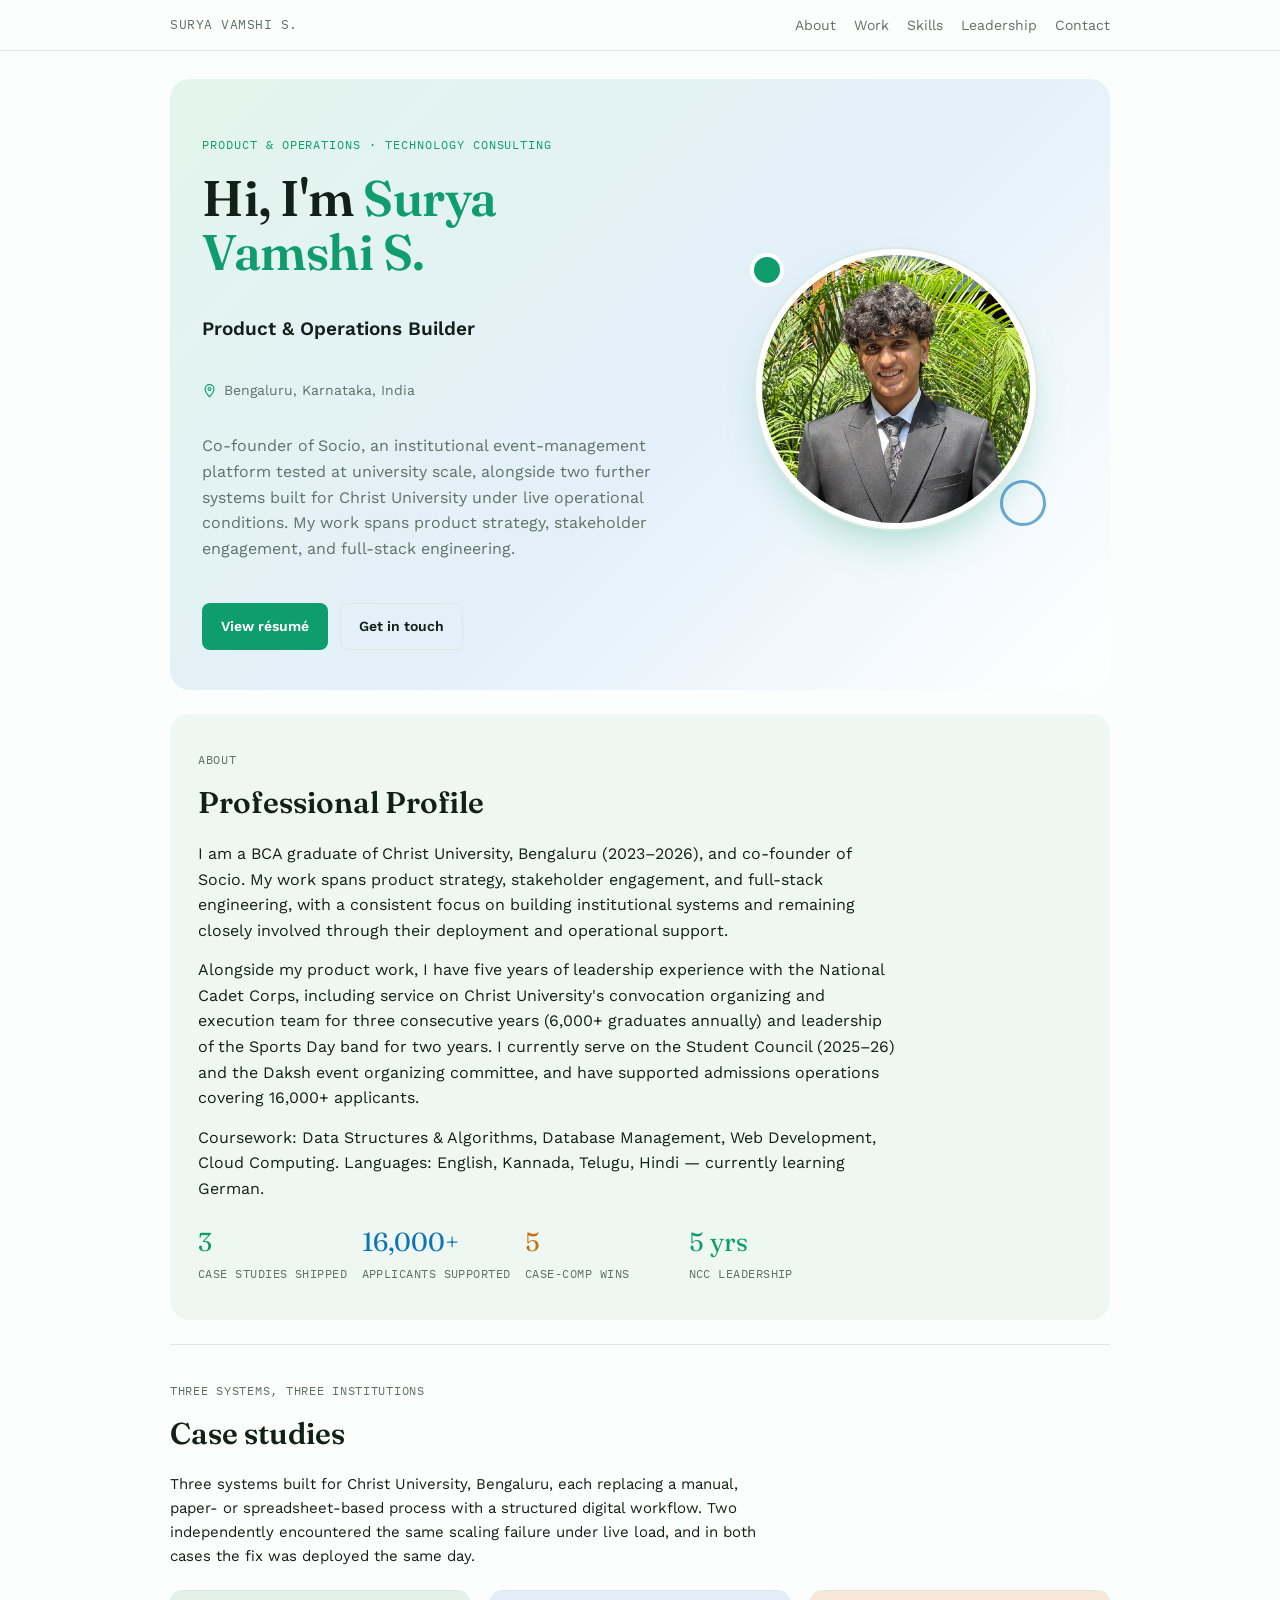
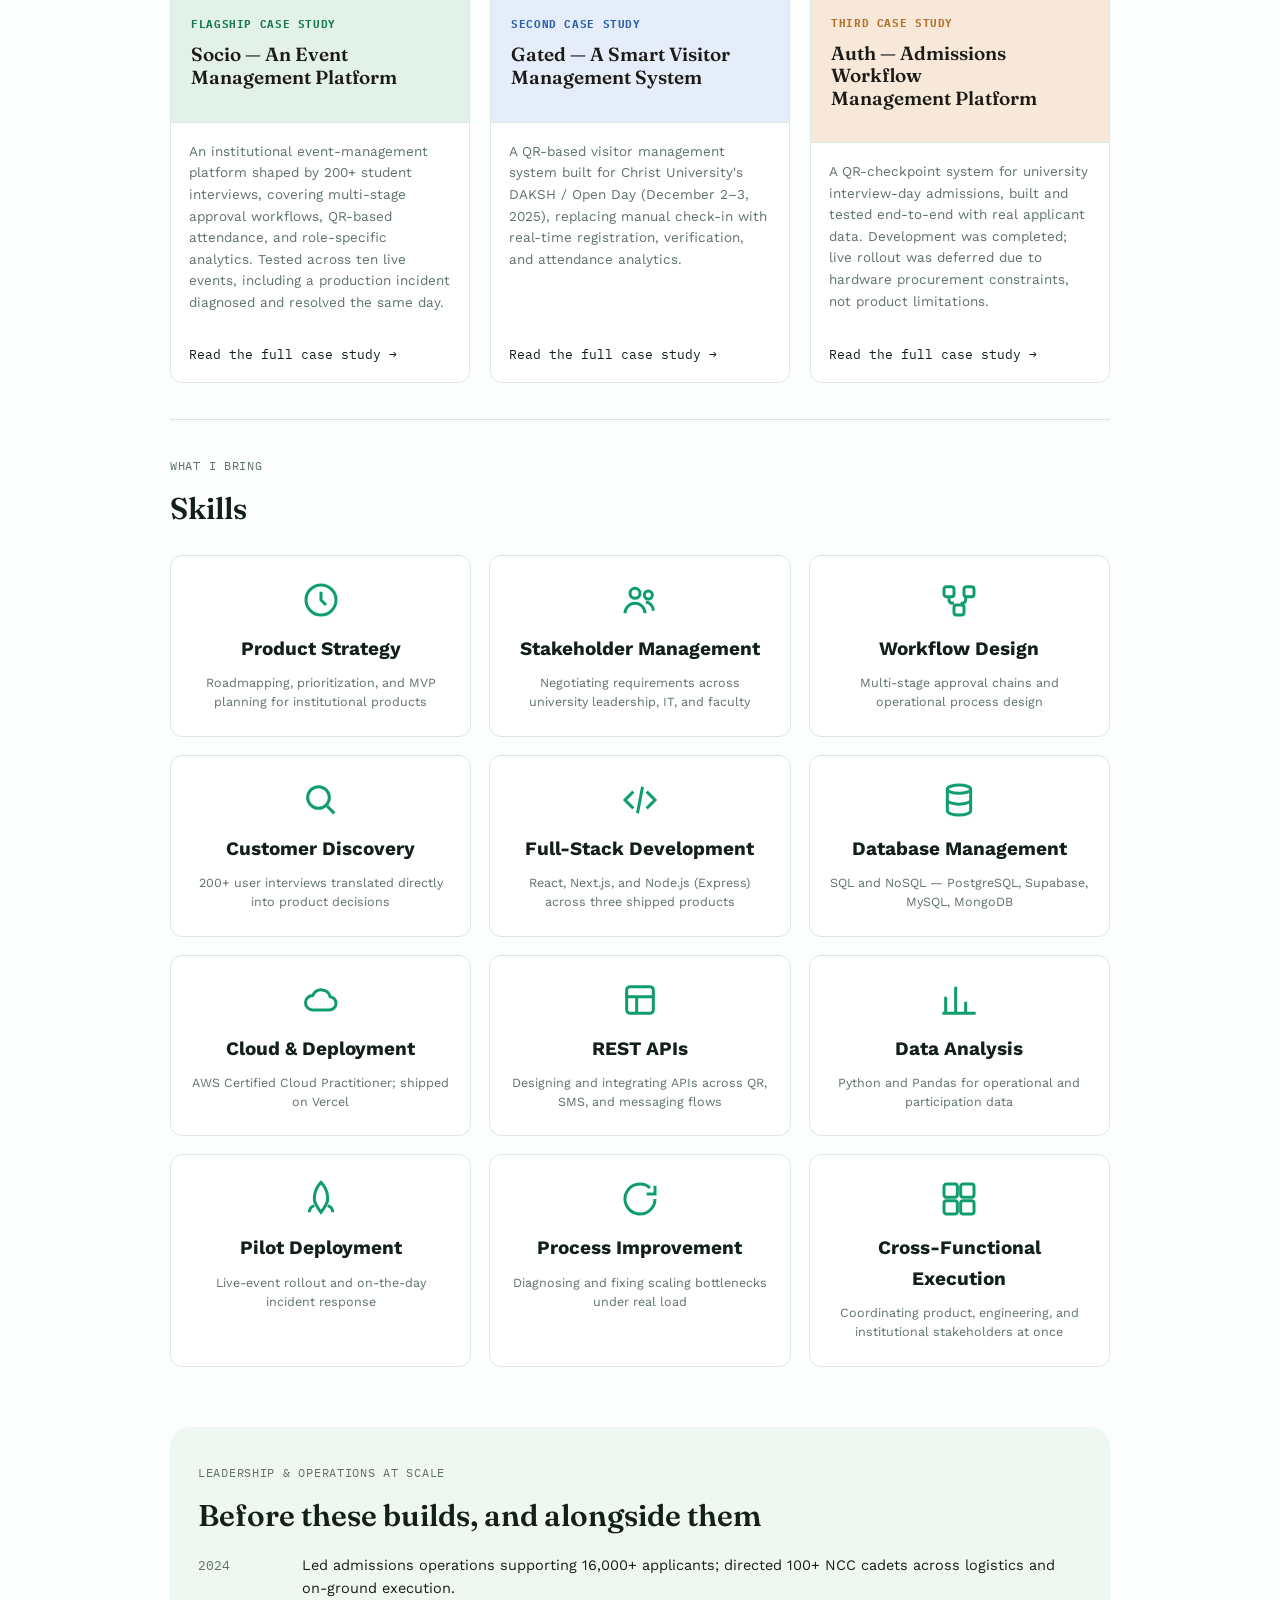
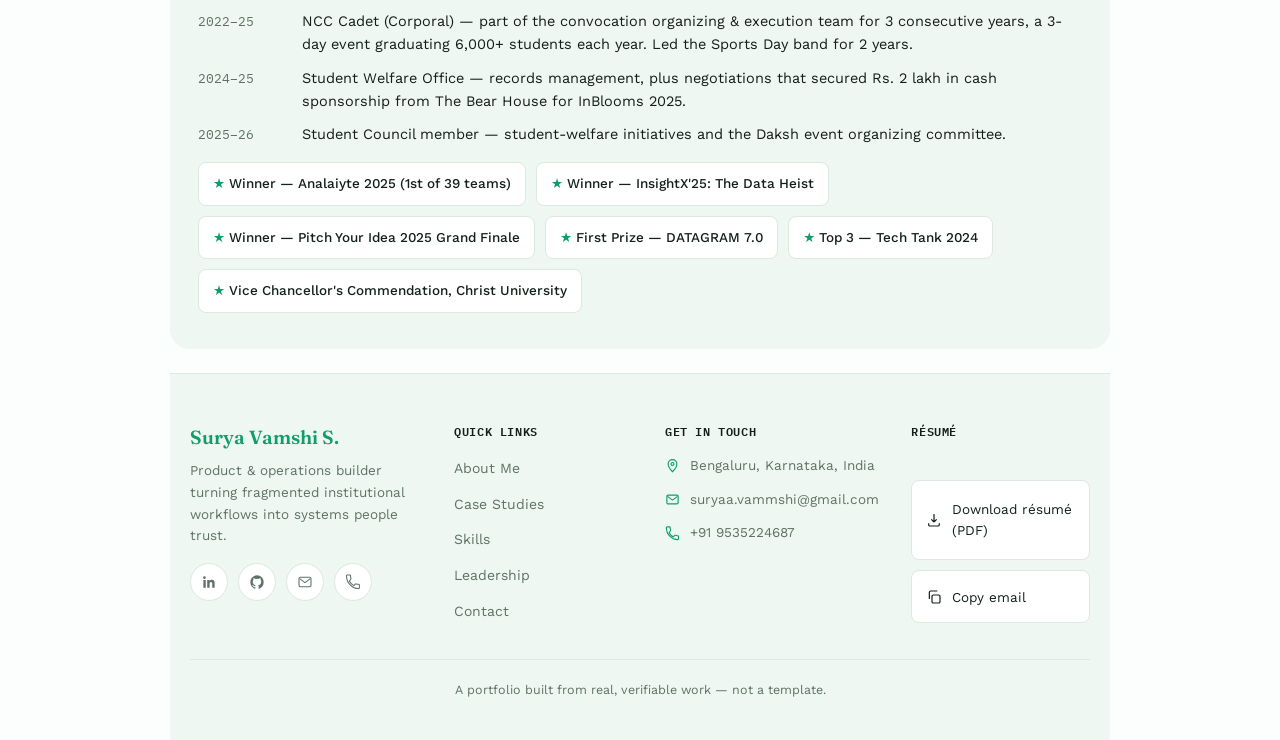
<file: index.html>
﻿<!doctype html>
<html lang="en">
<head>
<meta charset="utf-8">
<meta name="viewport" content="width=device-width, initial-scale=1, viewport-fit=cover">
<title>Surya Vamshi S.</title>
<meta name="description" content="Product and operations portfolio — the Socio, Gated, and Auth case studies, leadership record, and contact links.">
<link rel="preconnect" href="https://fonts.googleapis.com">
<link rel="preconnect" href="https://fonts.gstatic.com" crossorigin>
<link href="https://fonts.googleapis.com/css2?family=Fraunces:opsz,wght@9..144,500;9..144,600;9..144,700&family=Work+Sans:wght@400;500;600;700&family=IBM+Plex+Mono:wght@400;500&display=swap" rel="stylesheet">
<link rel="stylesheet" href="theme.css">
</head>
<body>

<header class="top"><div class="wrap top-inner">
  <span class="brand">SURYA VAMSHI S.</span>
  <nav>
    <a href="#about">About</a>
    <a href="#case">Work</a>
    <a href="#skills">Skills</a>
    <a href="#leadership">Leadership</a>
    <a href="#contact">Contact</a>
  </nav>
</div></header>

<main class="wrap">

  <section class="hero">
    <div class="hero-grid">
      <div class="hero-text">
        <span class="eyebrow">Product &amp; Operations · Technology Consulting</span>
        <h1><span class="hi">Hi, I'm</span> <span class="name">Surya Vamshi S.</span></h1>
        <p class="role">Product &amp; Operations Builder</p>
        <div class="locline">
          <svg viewBox="0 0 24 24" fill="none" stroke="currentColor" stroke-width="1.8" aria-hidden="true"><path d="M12 22s7-7.2 7-12.5A7 7 0 0 0 5 9.5C5 14.8 12 22 12 22Z"/><circle cx="12" cy="9.5" r="2.3"/></svg>
          Bengaluru, Karnataka, India
        </div>
        <p class="lede">Co-founder of Socio, an institutional event-management platform tested at university scale, alongside two further systems built for Christ University under live operational conditions. My work spans product strategy, stakeholder engagement, and full-stack engineering.</p>
        <div class="ctarow">
          <a class="btn primary" href="resume.pdf" target="_blank" rel="noopener">View résumé</a>
          <a class="btn ghost" href="#contact">Get in touch</a>
        </div>
      </div>
      <div class="hero-photo-wrap">
        <div class="hero-dot"></div>
        <img class="hero-photo" src="profile.jpg" alt="Surya Vamshi S.">
        <div class="hero-ring"></div>
      </div>
    </div>
  </section>

  <section class="block tinted" id="about">
    <div class="tag">About</div>
    <h2>Professional Profile</h2>
    <p style="max-width:70ch">I am a BCA graduate of Christ University, Bengaluru (2023–2026), and co-founder of Socio. My work spans product strategy, stakeholder engagement, and full-stack engineering, with a consistent focus on building institutional systems and remaining closely involved through their deployment and operational support.</p>
    <p style="max-width:70ch">Alongside my product work, I have five years of leadership experience with the National Cadet Corps, including service on Christ University's convocation organizing and execution team for three consecutive years (6,000+ graduates annually) and leadership of the Sports Day band for two years. I currently serve on the Student Council (2025–26) and the Daksh event organizing committee, and have supported admissions operations covering 16,000+ applicants.</p>
    <p style="max-width:70ch">Coursework: Data Structures &amp; Algorithms, Database Management, Web Development, Cloud Computing. Languages: English, Kannada, Telugu, Hindi — currently learning German.</p>
    <div class="statgrid" style="margin-top:20px;max-width:640px">
      <div class="stat"><span class="n" style="color:var(--c-socio)">3</span><span class="l">Case studies shipped</span></div>
      <div class="stat"><span class="n" style="color:var(--c-daksh)">16,000+</span><span class="l">Applicants supported</span></div>
      <div class="stat"><span class="n" style="color:var(--c-admissions)">5</span><span class="l">Case-comp wins</span></div>
      <div class="stat"><span class="n" style="color:var(--accent)">5 yrs</span><span class="l">NCC leadership</span></div>
    </div>
  </section>

  <section class="block" id="case">
    <div class="tag">Three systems, three institutions</div>
    <h2>Case studies</h2>
    <p class="lede" style="font-size:15px;max-width:68ch">Three systems built for Christ University, Bengaluru, each replacing a manual, paper- or spreadsheet-based process with a structured digital workflow. Two independently encountered the same scaling failure under live load, and in both cases the fix was deployed the same day.</p>

    <div class="case-preview-grid">

      <a class="panel case-preview c-socio" href="socio.html">
        <div class="art">
          <span class="status">Flagship case study</span>
          <h3>Socio — An Event Management Platform</h3>
        </div>
        <div class="cbody">
          <p>An institutional event-management platform shaped by 200+ student interviews, covering multi-stage approval workflows, QR-based attendance, and role-specific analytics. Tested across ten live events, including a production incident diagnosed and resolved the same day.</p>
          <span class="readmore">Read the full case study →</span>
        </div>
      </a>

      <a class="panel case-preview c-daksh" href="daksh.html">
        <div class="art">
          <span class="status">Second case study</span>
          <h3>Gated — A Smart Visitor Management System</h3>
        </div>
        <div class="cbody">
          <p>A QR-based visitor management system built for Christ University's DAKSH / Open Day (December 2–3, 2025), replacing manual check-in with real-time registration, verification, and attendance analytics.</p>
          <span class="readmore">Read the full case study →</span>
        </div>
      </a>

      <a class="panel case-preview c-admissions" href="admissions.html">
        <div class="art">
          <span class="status">Third case study</span>
          <h3>Auth — Admissions Workflow Management Platform</h3>
        </div>
        <div class="cbody">
          <p>A QR-checkpoint system for university interview-day admissions, built and tested end-to-end with real applicant data. Development was completed; live rollout was deferred due to hardware procurement constraints, not product limitations.</p>
          <span class="readmore">Read the full case study →</span>
        </div>
      </a>

    </div>
  </section>

  <section class="block" id="skills">
    <div class="tag">What I bring</div>
    <h2>Skills</h2>
    <div class="skills-grid">

      <div class="panel skill-card">
        <div class="sicon"><svg viewBox="0 0 24 24" fill="none" stroke="currentColor" stroke-width="1.8"><circle cx="12" cy="12" r="9"/><path d="M12 7v5l3 3"/></svg></div>
        <h3>Product Strategy</h3>
        <p>Roadmapping, prioritization, and MVP planning for institutional products</p>
      </div>

      <div class="panel skill-card">
        <div class="sicon"><svg viewBox="0 0 24 24" fill="none" stroke="currentColor" stroke-width="1.8"><circle cx="9" cy="8" r="3"/><path d="M3 20c0-3.3 2.7-6 6-6s6 2.7 6 6"/><circle cx="17" cy="9" r="2.4"/><path d="M15.5 13.2c2.4.3 4.5 2.4 4.5 5.3"/></svg></div>
        <h3>Stakeholder Management</h3>
        <p>Negotiating requirements across university leadership, IT, and faculty</p>
      </div>

      <div class="panel skill-card">
        <div class="sicon"><svg viewBox="0 0 24 24" fill="none" stroke="currentColor" stroke-width="1.8"><rect x="3" y="4" width="6" height="6" rx="1.5"/><rect x="15" y="4" width="6" height="6" rx="1.5"/><rect x="9" y="15" width="6" height="6" rx="1.5"/><path d="M6 10v2a2 2 0 0 0 2 2h1m7-4v2a2 2 0 0 1-2 2h-1"/></svg></div>
        <h3>Workflow Design</h3>
        <p>Multi-stage approval chains and operational process design</p>
      </div>

      <div class="panel skill-card">
        <div class="sicon"><svg viewBox="0 0 24 24" fill="none" stroke="currentColor" stroke-width="1.8"><circle cx="10.5" cy="10.5" r="6.5"/><path d="m20 20-4.3-4.3"/></svg></div>
        <h3>Customer Discovery</h3>
        <p>200+ user interviews translated directly into product decisions</p>
      </div>

      <div class="panel skill-card">
        <div class="sicon"><svg viewBox="0 0 24 24" fill="none" stroke="currentColor" stroke-width="1.8"><path d="m8 7-5 5 5 5M16 7l5 5-5 5M13.5 4l-3 16"/></svg></div>
        <h3>Full-Stack Development</h3>
        <p>React, Next.js, and Node.js (Express) across three shipped products</p>
      </div>

      <div class="panel skill-card">
        <div class="sicon"><svg viewBox="0 0 24 24" fill="none" stroke="currentColor" stroke-width="1.8"><ellipse cx="12" cy="5.5" rx="7" ry="2.5"/><path d="M5 5.5V12c0 1.4 3.1 2.5 7 2.5s7-1.1 7-2.5V5.5M5 12v6.5c0 1.4 3.1 2.5 7 2.5s7-1.1 7-2.5V12"/></svg></div>
        <h3>Database Management</h3>
        <p>SQL and NoSQL &mdash; PostgreSQL, Supabase, MySQL, MongoDB</p>
      </div>

      <div class="panel skill-card">
        <div class="sicon"><svg viewBox="0 0 24 24" fill="none" stroke="currentColor" stroke-width="1.8"><path d="M7 18h10a4 4 0 0 0 .5-7.97A5.5 5.5 0 0 0 7.1 9.3 4 4 0 0 0 7 18Z"/></svg></div>
        <h3>Cloud &amp; Deployment</h3>
        <p>AWS Certified Cloud Practitioner; shipped on Vercel</p>
      </div>

      <div class="panel skill-card">
        <div class="sicon"><svg viewBox="0 0 24 24" fill="none" stroke="currentColor" stroke-width="1.8"><rect x="4" y="4" width="16" height="16" rx="2"/><path d="M4 10h16M10 10v10"/></svg></div>
        <h3>REST APIs</h3>
        <p>Designing and integrating APIs across QR, SMS, and messaging flows</p>
      </div>

      <div class="panel skill-card">
        <div class="sicon"><svg viewBox="0 0 24 24" fill="none" stroke="currentColor" stroke-width="1.8"><path d="M4 20V10M10 20V4M16 20v-7M22 20H2"/></svg></div>
        <h3>Data Analysis</h3>
        <p>Python and Pandas for operational and participation data</p>
      </div>

      <div class="panel skill-card">
        <div class="sicon"><svg viewBox="0 0 24 24" fill="none" stroke="currentColor" stroke-width="1.8"><path d="M12 2c2.5 2.5 4 6 4 10 0 2-1 4-4 8-3-4-4-6-4-8 0-4 1.5-7.5 4-10Z"/><path d="M8 16c-1.5.5-3 1.8-3 4M16 16c1.5.5 3 1.8 3 4"/></svg></div>
        <h3>Pilot Deployment</h3>
        <p>Live-event rollout and on-the-day incident response</p>
      </div>

      <div class="panel skill-card">
        <div class="sicon"><svg viewBox="0 0 24 24" fill="none" stroke="currentColor" stroke-width="1.8"><path d="M21 12a9 9 0 1 1-3-6.7"/><path d="M21 4v5h-5"/></svg></div>
        <h3>Process Improvement</h3>
        <p>Diagnosing and fixing scaling bottlenecks under real load</p>
      </div>

      <div class="panel skill-card">
        <div class="sicon"><svg viewBox="0 0 24 24" fill="none" stroke="currentColor" stroke-width="1.8"><rect x="3" y="3" width="8" height="8" rx="1.5"/><rect x="13" y="3" width="8" height="8" rx="1.5"/><rect x="3" y="13" width="8" height="8" rx="1.5"/><rect x="13" y="13" width="8" height="8" rx="1.5"/></svg></div>
        <h3>Cross-Functional Execution</h3>
        <p>Coordinating product, engineering, and institutional stakeholders at once</p>
      </div>

    </div>
  </section>

  <section class="block tinted" id="leadership">
    <div class="tag">Leadership &amp; operations at scale</div>
    <h2>Before these builds, and alongside them</h2>
    <ul class="leadership">
      <li><span class="y">2024</span><span>Led admissions operations supporting 16,000+ applicants; directed 100+ NCC cadets across logistics and on-ground execution.</span></li>
      <li><span class="y">2022–25</span><span>NCC Cadet (Corporal) — part of the convocation organizing &amp; execution team for 3 consecutive years, a 3-day event graduating 6,000+ students each year. Led the Sports Day band for 2 years.</span></li>
      <li><span class="y">2024–25</span><span>Student Welfare Office — records management, plus negotiations that secured Rs. 2 lakh in cash sponsorship from The Bear House for InBlooms 2025.</span></li>
      <li><span class="y">2025–26</span><span>Student Council member — student-welfare initiatives and the Daksh event organizing committee.</span></li>
    </ul>
    <div class="awards">
      <span class="award">Winner — Analaiyte 2025 (1st of 39 teams)</span>
      <span class="award">Winner — InsightX'25: The Data Heist</span>
      <span class="award">Winner — Pitch Your Idea 2025 Grand Finale</span>
      <span class="award">First Prize — DATAGRAM 7.0</span>
      <span class="award">Top 3 — Tech Tank 2024</span>
      <span class="award">Vice Chancellor's Commendation, Christ University</span>
    </div>
  </section>

  <footer id="contact"><div class="wrap">
    <div class="fgrid">
      <div class="fbrand">
        <h3>Surya Vamshi S.</h3>
        <p>Product &amp; operations builder turning fragmented institutional workflows into systems people trust.</p>
        <div class="social-row">
          <a class="social-icon" href="https://www.linkedin.com/in/suryaavamshi" target="_blank" rel="noopener" aria-label="LinkedIn">
            <svg viewBox="0 0 24 24" fill="currentColor" aria-hidden="true"><path d="M20.45 20.45h-3.56v-5.57c0-1.33-.02-3.04-1.85-3.04-1.86 0-2.14 1.45-2.14 2.94v5.67H9.34V9h3.41v1.56h.05c.47-.9 1.63-1.85 3.36-1.85 3.6 0 4.27 2.37 4.27 5.45v6.29ZM5.34 7.43a2.07 2.07 0 1 1 0-4.13 2.07 2.07 0 0 1 0 4.13ZM7.12 20.45H3.56V9h3.56v11.45Z"/></svg>
          </a>
          <a class="social-icon" href="https://github.com/ayrus15" target="_blank" rel="noopener" aria-label="GitHub">
            <svg viewBox="0 0 24 24" fill="currentColor" aria-hidden="true"><path d="M12 2C6.48 2 2 6.58 2 12.25c0 4.53 2.87 8.37 6.84 9.73.5.1.68-.22.68-.49 0-.24-.01-1.04-.01-1.89-2.78.62-3.37-1.2-3.37-1.2-.45-1.18-1.11-1.49-1.11-1.49-.91-.64.07-.63.07-.63 1 .07 1.53 1.05 1.53 1.05.89 1.57 2.34 1.11 2.91.85.09-.67.35-1.11.63-1.37-2.22-.26-4.56-1.14-4.56-5.06 0-1.12.39-2.03 1.03-2.75-.1-.26-.45-1.3.1-2.72 0 0 .84-.28 2.75 1.05a9.3 9.3 0 0 1 5 0c1.91-1.33 2.75-1.05 2.75-1.05.55 1.42.2 2.46.1 2.72.64.72 1.03 1.63 1.03 2.75 0 3.93-2.34 4.8-4.57 5.05.36.32.68.95.68 1.92 0 1.39-.01 2.51-.01 2.85 0 .27.18.6.69.49C19.14 20.61 22 16.78 22 12.25 22 6.58 17.52 2 12 2Z"/></svg>
          </a>
          <a class="social-icon" href="mailto:suryaa.vammshi@gmail.com" aria-label="Email">
            <svg viewBox="0 0 24 24" fill="none" stroke="currentColor" stroke-width="1.6" aria-hidden="true"><rect x="3" y="5" width="18" height="14" rx="2"/><path d="m4 7 8 6 8-6"/></svg>
          </a>
          <a class="social-icon" href="tel:+919535224687" aria-label="Phone">
            <svg viewBox="0 0 24 24" fill="none" stroke="currentColor" stroke-width="1.6" aria-hidden="true"><path d="M6.6 10.8a15.3 15.3 0 0 0 6.6 6.6l2.2-2.2a1.3 1.3 0 0 1 1.3-.3c1.1.4 2.4.6 3.6.6a1.3 1.3 0 0 1 1.3 1.3V20.5a1.3 1.3 0 0 1-1.3 1.3C10.7 21.8 2.2 13.3 2.2 2.7A1.3 1.3 0 0 1 3.5 1.4H7a1.3 1.3 0 0 1 1.3 1.3c0 1.2.2 2.5.6 3.6a1.3 1.3 0 0 1-.3 1.3L6.6 10.8Z"/></svg>
          </a>
        </div>
      </div>

      <div class="flinkscol">
        <h4>Quick Links</h4>
        <ul class="flinks">
          <li><a href="#about">About Me</a></li>
          <li><a href="#case">Case Studies</a></li>
          <li><a href="#skills">Skills</a></li>
          <li><a href="#leadership">Leadership</a></li>
          <li><a href="#contact">Contact</a></li>
        </ul>
      </div>

      <div>
        <h4>Get In Touch</h4>
        <div class="fcontact">
          <div class="row"><svg viewBox="0 0 24 24" fill="none" stroke="currentColor" stroke-width="1.8" aria-hidden="true"><path d="M12 22s7-7.2 7-12.5A7 7 0 0 0 5 9.5C5 14.8 12 22 12 22Z"/><circle cx="12" cy="9.5" r="2.3"/></svg> Bengaluru, Karnataka, India</div>
          <div class="row"><svg viewBox="0 0 24 24" fill="none" stroke="currentColor" stroke-width="1.8" aria-hidden="true"><rect x="3" y="5" width="18" height="14" rx="2"/><path d="m4 7 8 6 8-6"/></svg> suryaa.vammshi@gmail.com</div>
          <div class="row"><svg viewBox="0 0 24 24" fill="none" stroke="currentColor" stroke-width="1.8" aria-hidden="true"><path d="M6.6 10.8a15.3 15.3 0 0 0 6.6 6.6l2.2-2.2a1.3 1.3 0 0 1 1.3-.3c1.1.4 2.4.6 3.6.6a1.3 1.3 0 0 1 1.3 1.3V20.5a1.3 1.3 0 0 1-1.3 1.3C10.7 21.8 2.2 13.3 2.2 2.7A1.3 1.3 0 0 1 3.5 1.4H7a1.3 1.3 0 0 1 1.3 1.3c0 1.2.2 2.5.6 3.6a1.3 1.3 0 0 1-.3 1.3L6.6 10.8Z"/></svg> +91 9535224687</div>
        </div>
      </div>

      <div class="fdownload">
        <h4>Résumé</h4>
        <a class="dlbtn" href="resume.pdf" target="_blank" rel="noopener">
          <svg viewBox="0 0 24 24" fill="none" stroke="currentColor" stroke-width="1.8" aria-hidden="true"><path d="M12 3v12m0 0 4-4m-4 4-4-4"/><path d="M4 17v2a2 2 0 0 0 2 2h12a2 2 0 0 0 2-2v-2"/></svg>
          Download résumé (PDF)
        </a>
        <button class="dlbtn" style="cursor:pointer;font-family:inherit" onclick="copyText('suryaa.vammshi@gmail.com', this)">
          <svg viewBox="0 0 24 24" fill="none" stroke="currentColor" stroke-width="1.8" aria-hidden="true"><rect x="9" y="9" width="12" height="12" rx="2"/><path d="M5 15V5a2 2 0 0 1 2-2h10"/></svg>
          Copy email
        </button>
      </div>
    </div>

    <div class="fbottom">A portfolio built from real, verifiable work — not a template.</div>
  </div></footer>

</main>

<script>
function copyText(text, btn){
  const done = () => { const prev = btn.textContent; btn.textContent = 'copied'; setTimeout(()=>btn.textContent = prev, 1400); };
  if(navigator.clipboard && navigator.clipboard.writeText){
    navigator.clipboard.writeText(text).then(done).catch(()=>{ fallbackCopy(text); done(); });
  } else { fallbackCopy(text); done(); }
  function fallbackCopy(t){
    const ta = document.createElement('textarea');
    ta.value = t; ta.style.position='fixed'; ta.style.opacity='0';
    document.body.appendChild(ta); ta.focus(); ta.select();
    try{ document.execCommand('copy'); }catch(e){}
    document.body.removeChild(ta);
  }
}
</script>
</body>
</html>
</file>
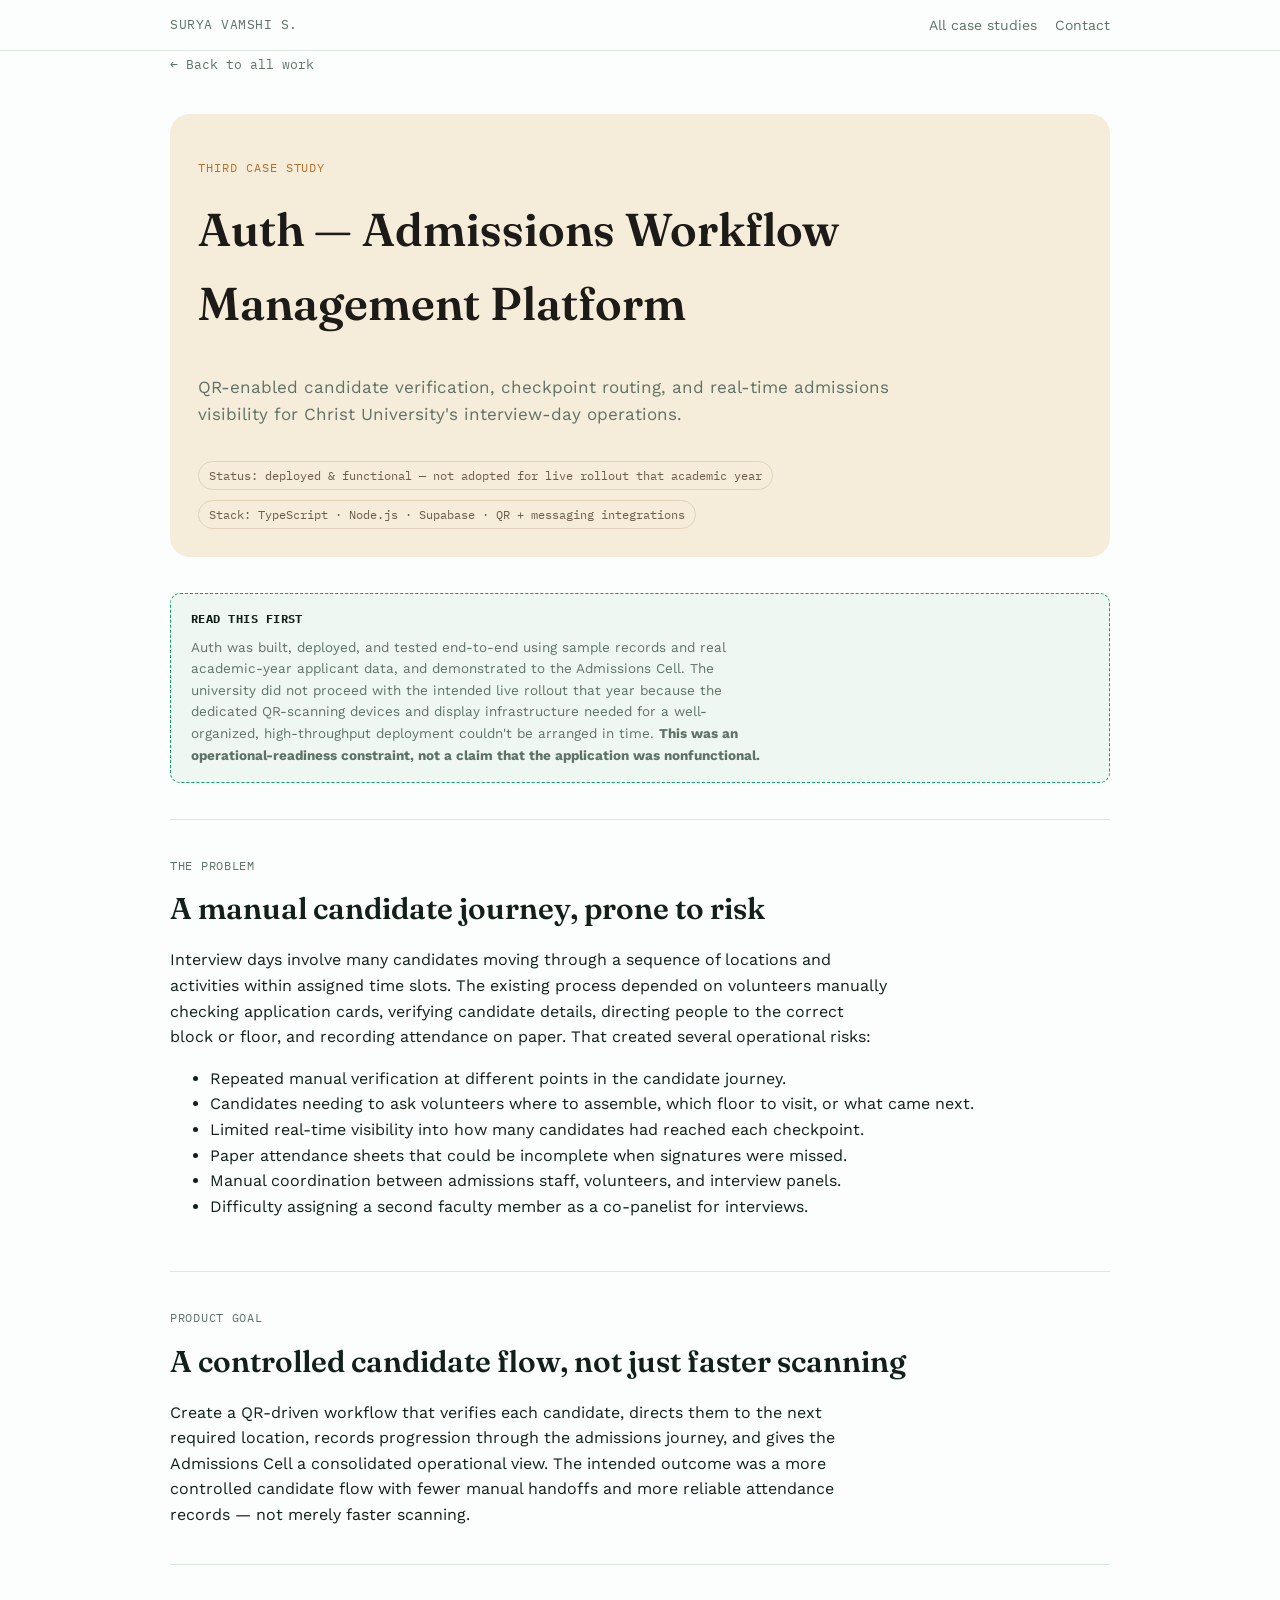
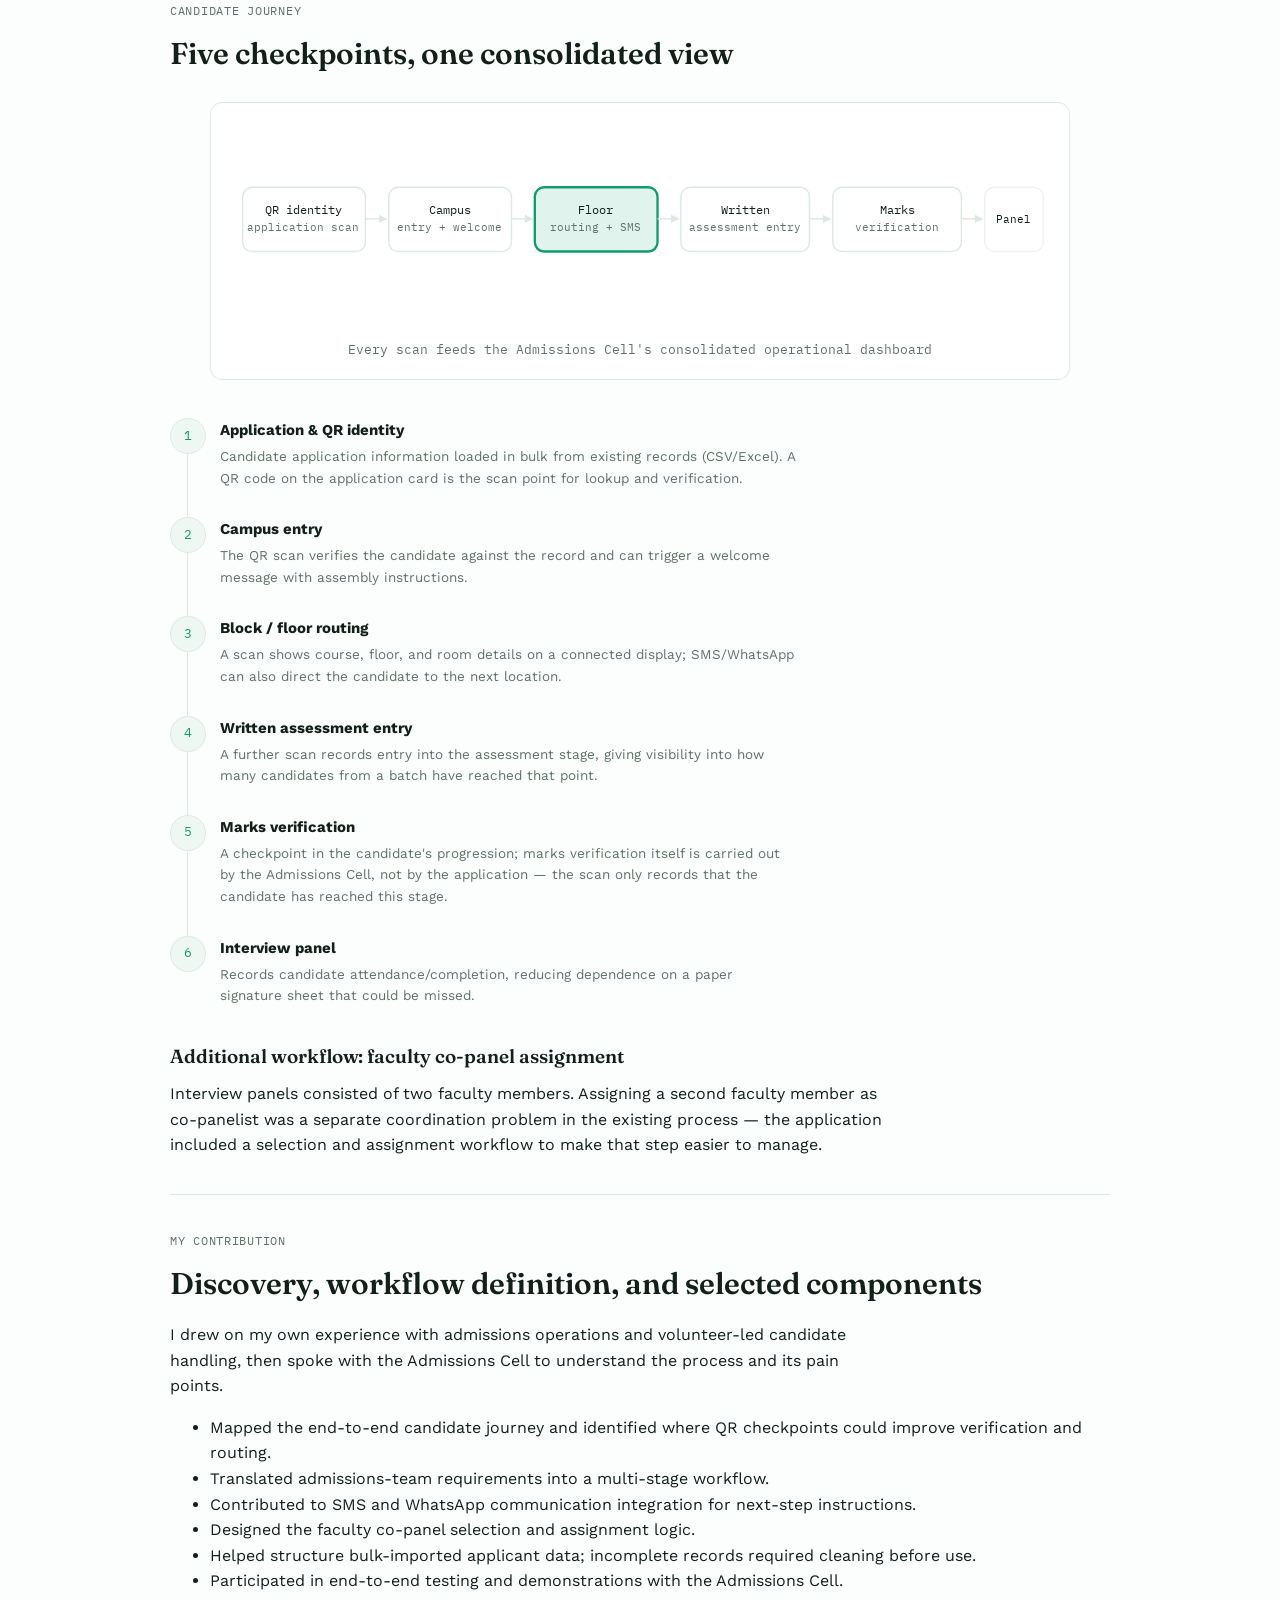
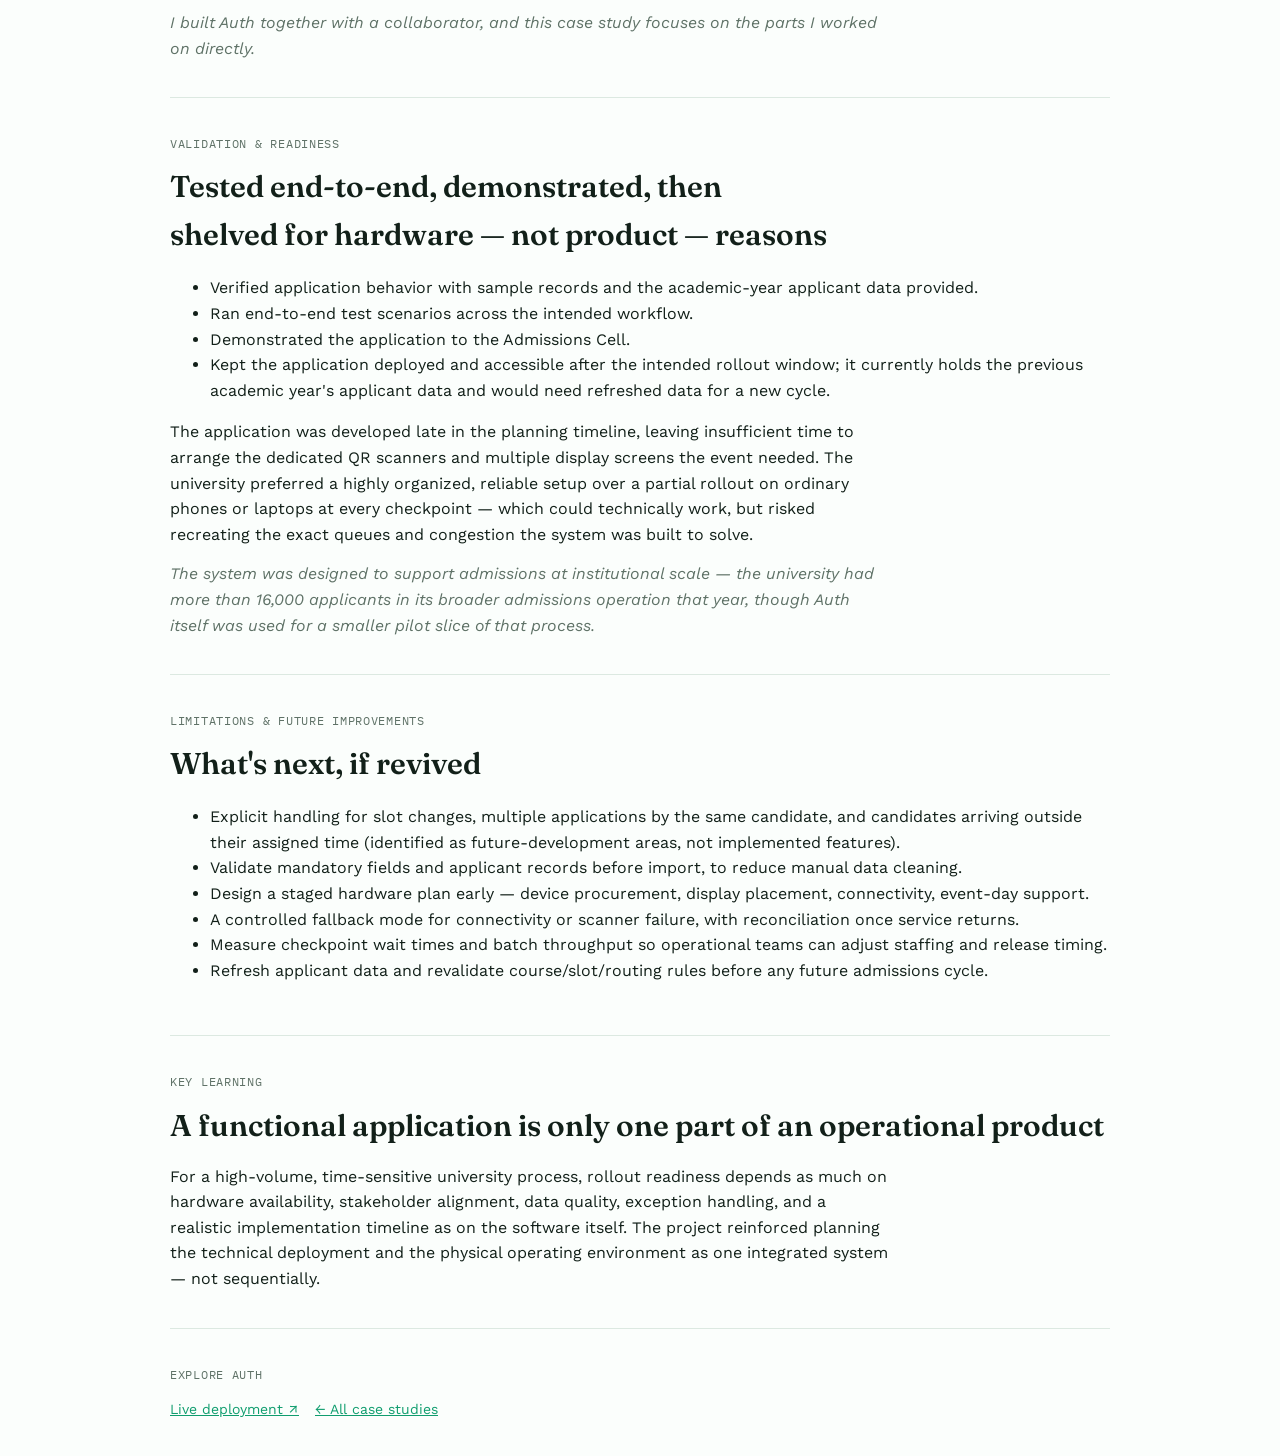
<file: admissions.html>
<!doctype html>
<html lang="en">
<head>
<meta charset="utf-8">
<meta name="viewport" content="width=device-width, initial-scale=1, viewport-fit=cover">
<title>Auth — Case Study</title>
<link rel="preconnect" href="https://fonts.googleapis.com">
<link rel="preconnect" href="https://fonts.gstatic.com" crossorigin>
<link href="https://fonts.googleapis.com/css2?family=Fraunces:opsz,wght@9..144,500;9..144,600;9..144,700&family=Work+Sans:wght@400;500;600;700&family=IBM+Plex+Mono:wght@400;500&display=swap" rel="stylesheet">
<link rel="stylesheet" href="theme.css">
<script>if('scrollRestoration' in history){history.scrollRestoration='manual';}window.scrollTo(0,0);</script>
</head>
<body>

<header class="top"><div class="wrap top-inner">
  <a class="brand" href="index.html">SURYA VAMSHI S.</a>
  <nav><a href="index.html#case">All case studies</a><a href="index.html#contact">Contact</a></nav>
</div></header>

<main class="wrap">
  <a class="back" href="index.html">← Back to all work</a>

  <section class="detail-hero cover" style="border-radius:20px;padding-inline:28px;border-bottom:none;margin-top:20px">
    <span class="eyebrow mono" style="font-size:12px;letter-spacing:.08em;text-transform:uppercase">Third case study</span>
    <h1 style="font-size:clamp(30px,5vw,46px)">Auth — Admissions Workflow Management Platform</h1>
    <p class="lede" style="font-size:17px;max-width:68ch;color:var(--muted)">QR-enabled candidate verification, checkpoint routing, and real-time admissions visibility for Christ University's interview-day operations.</p>
    <div class="meta-row">
      <span class="status-partial">Status: deployed &amp; functional — not adopted for live rollout that academic year</span>
      <span>Stack: TypeScript · Node.js · Supabase · QR + messaging integrations</span>
    </div>
  </section>

  <section class="block" style="border-top:none">
    <div class="verify-list" style="border-color:var(--accent)">
      <h4>Read this first</h4>
      <p style="margin:0">Auth was built, deployed, and tested end-to-end using sample records and real academic-year applicant data, and demonstrated to the Admissions Cell. The university did not proceed with the intended live rollout that year because the dedicated QR-scanning devices and display infrastructure needed for a well-organized, high-throughput deployment couldn't be arranged in time. <strong>This was an operational-readiness constraint, not a claim that the application was nonfunctional.</strong></p>
    </div>
  </section>

  <section class="block">
    <div class="tag">The problem</div>
    <h2>A manual candidate journey, prone to risk</h2>
    <p>Interview days involve many candidates moving through a sequence of locations and activities within assigned time slots. The existing process depended on volunteers manually checking application cards, verifying candidate details, directing people to the correct block or floor, and recording attendance on paper. That created several operational risks:</p>
    <ul>
      <li>Repeated manual verification at different points in the candidate journey.</li>
      <li>Candidates needing to ask volunteers where to assemble, which floor to visit, or what came next.</li>
      <li>Limited real-time visibility into how many candidates had reached each checkpoint.</li>
      <li>Paper attendance sheets that could be incomplete when signatures were missed.</li>
      <li>Manual coordination between admissions staff, volunteers, and interview panels.</li>
      <li>Difficulty assigning a second faculty member as a co-panelist for interviews.</li>
    </ul>
  </section>

  <section class="block">
    <div class="tag">Product goal</div>
    <h2>A controlled candidate flow, not just faster scanning</h2>
    <p>Create a QR-driven workflow that verifies each candidate, directs them to the next required location, records progression through the admissions journey, and gives the Admissions Cell a consolidated operational view. The intended outcome was a more controlled candidate flow with fewer manual handoffs and more reliable attendance records — not merely faster scanning.</p>
  </section>

  <section class="block">
    <div class="tag">Candidate journey</div>
    <h2>Five checkpoints, one consolidated view</h2>
    <figure class="diagram-frame">
      <svg viewBox="0 0 700 170" role="img" aria-label="Candidate journey: QR identity, campus entry, floor routing, written assessment, marks verification, interview panel">
        <defs><marker id="arra" viewBox="0 0 10 10" refX="9" refY="5" markerWidth="6" markerHeight="6" orient="auto-start-reverse"><path d="M0 0L10 5L0 10z" fill="var(--border)"/></marker></defs>
        <g font-family="IBM Plex Mono, monospace" font-size="10.5" fill="var(--fg)">
          <rect x="10" y="55" width="105" height="55" rx="8" fill="none" stroke="var(--border)" stroke-width="1.25"/>
          <text x="62" y="78" text-anchor="middle">QR identity</text>
          <text x="62" y="92" text-anchor="middle" font-size="9" fill="var(--muted)">application scan</text>

          <rect x="135" y="55" width="105" height="55" rx="8" fill="none" stroke="var(--border)" stroke-width="1.25"/>
          <text x="187" y="78" text-anchor="middle">Campus</text>
          <text x="187" y="92" text-anchor="middle" font-size="9" fill="var(--muted)">entry + welcome</text>

          <rect x="260" y="55" width="105" height="55" rx="8" fill="var(--accent)" fill-opacity="0.12" stroke="var(--accent)" stroke-width="2"/>
          <text x="312" y="78" text-anchor="middle">Floor</text>
          <text x="312" y="92" text-anchor="middle" font-size="9" fill="var(--muted)">routing + SMS</text>

          <rect x="385" y="55" width="110" height="55" rx="8" fill="none" stroke="var(--border)" stroke-width="1.25"/>
          <text x="440" y="78" text-anchor="middle">Written</text>
          <text x="440" y="92" text-anchor="middle" font-size="9" fill="var(--muted)">assessment entry</text>

          <rect x="515" y="55" width="110" height="55" rx="8" fill="none" stroke="var(--border)" stroke-width="1.25"/>
          <text x="570" y="78" text-anchor="middle">Marks</text>
          <text x="570" y="92" text-anchor="middle" font-size="9" fill="var(--muted)">verification</text>

          <rect x="645" y="55" width="50" height="55" rx="8" fill="none" stroke="var(--border)" stroke-width="1.25" opacity="0.5"/>
          <text x="670" y="86" text-anchor="middle" font-size="9">Panel</text>

          <line x1="115" y1="82" x2="133" y2="82" stroke="var(--border)" stroke-width="1.25" marker-end="url(#arra)"/>
          <line x1="240" y1="82" x2="258" y2="82" stroke="var(--border)" stroke-width="1.25" marker-end="url(#arra)"/>
          <line x1="365" y1="82" x2="383" y2="82" stroke="var(--border)" stroke-width="1.25" marker-end="url(#arra)"/>
          <line x1="495" y1="82" x2="513" y2="82" stroke="var(--border)" stroke-width="1.25" marker-end="url(#arra)"/>
          <line x1="625" y1="82" x2="643" y2="82" stroke="var(--border)" stroke-width="1.25" marker-end="url(#arra)"/>
        </g>
      </svg>
      <figcaption>Every scan feeds the Admissions Cell's consolidated operational dashboard</figcaption>
    </figure>

    <div class="journey">
      <div class="step"><div class="num">1</div><div><h4>Application &amp; QR identity</h4><p>Candidate application information loaded in bulk from existing records (CSV/Excel). A QR code on the application card is the scan point for lookup and verification.</p></div></div>
      <div class="step"><div class="num">2</div><div><h4>Campus entry</h4><p>The QR scan verifies the candidate against the record and can trigger a welcome message with assembly instructions.</p></div></div>
      <div class="step"><div class="num">3</div><div><h4>Block / floor routing</h4><p>A scan shows course, floor, and room details on a connected display; SMS/WhatsApp can also direct the candidate to the next location.</p></div></div>
      <div class="step"><div class="num">4</div><div><h4>Written assessment entry</h4><p>A further scan records entry into the assessment stage, giving visibility into how many candidates from a batch have reached that point.</p></div></div>
      <div class="step"><div class="num">5</div><div><h4>Marks verification</h4><p>A checkpoint in the candidate's progression; marks verification itself is carried out by the Admissions Cell, not by the application — the scan only records that the candidate has reached this stage.</p></div></div>
      <div class="step"><div class="num">6</div><div><h4>Interview panel</h4><p>Records candidate attendance/completion, reducing dependence on a paper signature sheet that could be missed.</p></div></div>
    </div>

    <h3>Additional workflow: faculty co-panel assignment</h3>
    <p>Interview panels consisted of two faculty members. Assigning a second faculty member as co-panelist was a separate coordination problem in the existing process — the application included a selection and assignment workflow to make that step easier to manage.</p>
  </section>

  <section class="block">
    <div class="tag">My contribution</div>
    <h2>Discovery, workflow definition, and selected components</h2>
    <p>I drew on my own experience with admissions operations and volunteer-led candidate handling, then spoke with the Admissions Cell to understand the process and its pain points.</p>
    <ul>
      <li>Mapped the end-to-end candidate journey and identified where QR checkpoints could improve verification and routing.</li>
      <li>Translated admissions-team requirements into a multi-stage workflow.</li>
      <li>Contributed to SMS and WhatsApp communication integration for next-step instructions.</li>
      <li>Designed the faculty co-panel selection and assignment logic.</li>
      <li>Helped structure bulk-imported applicant data; incomplete records required cleaning before use.</li>
      <li>Participated in end-to-end testing and demonstrations with the Admissions Cell.</li>
    </ul>
    <p class="muted" style="font-style:italic">I built Auth together with a collaborator, and this case study focuses on the parts I worked on directly.</p>
  </section>

  <section class="block">
    <div class="tag">Validation &amp; readiness</div>
    <h2>Tested end-to-end, demonstrated, then shelved for hardware — not product — reasons</h2>
    <ul>
      <li>Verified application behavior with sample records and the academic-year applicant data provided.</li>
      <li>Ran end-to-end test scenarios across the intended workflow.</li>
      <li>Demonstrated the application to the Admissions Cell.</li>
      <li>Kept the application deployed and accessible after the intended rollout window; it currently holds the previous academic year's applicant data and would need refreshed data for a new cycle.</li>
    </ul>
    <p>The application was developed late in the planning timeline, leaving insufficient time to arrange the dedicated QR scanners and multiple display screens the event needed. The university preferred a highly organized, reliable setup over a partial rollout on ordinary phones or laptops at every checkpoint — which could technically work, but risked recreating the exact queues and congestion the system was built to solve.</p>
    <p class="muted" style="font-style:italic">The system was designed to support admissions at institutional scale — the university had more than 16,000 applicants in its broader admissions operation that year, though Auth itself was used for a smaller pilot slice of that process.</p>
  </section>

  <section class="block">
    <div class="tag">Limitations &amp; future improvements</div>
    <h2>What's next, if revived</h2>
    <ul>
      <li>Explicit handling for slot changes, multiple applications by the same candidate, and candidates arriving outside their assigned time (identified as future-development areas, not implemented features).</li>
      <li>Validate mandatory fields and applicant records before import, to reduce manual data cleaning.</li>
      <li>Design a staged hardware plan early — device procurement, display placement, connectivity, event-day support.</li>
      <li>A controlled fallback mode for connectivity or scanner failure, with reconciliation once service returns.</li>
      <li>Measure checkpoint wait times and batch throughput so operational teams can adjust staffing and release timing.</li>
      <li>Refresh applicant data and revalidate course/slot/routing rules before any future admissions cycle.</li>
    </ul>
  </section>

  <section class="block">
    <div class="tag">Key learning</div>
    <h2>A functional application is only one part of an operational product</h2>
    <p>For a high-volume, time-sensitive university process, rollout readiness depends as much on hardware availability, stakeholder alignment, data quality, exception handling, and a realistic implementation timeline as on the software itself. The project reinforced planning the technical deployment and the physical operating environment as one integrated system — not sequentially.</p>
  </section>

  <section class="block">
    <div class="tag">Explore Auth</div>
    <div class="linkrow">
      <a href="https://universityauth.vercel.app/" target="_blank" rel="noopener">Live deployment ↗</a>
      <a href="index.html#case">← All case studies</a>
    </div>
  </section>

</main>

</body>
</html>
</file>
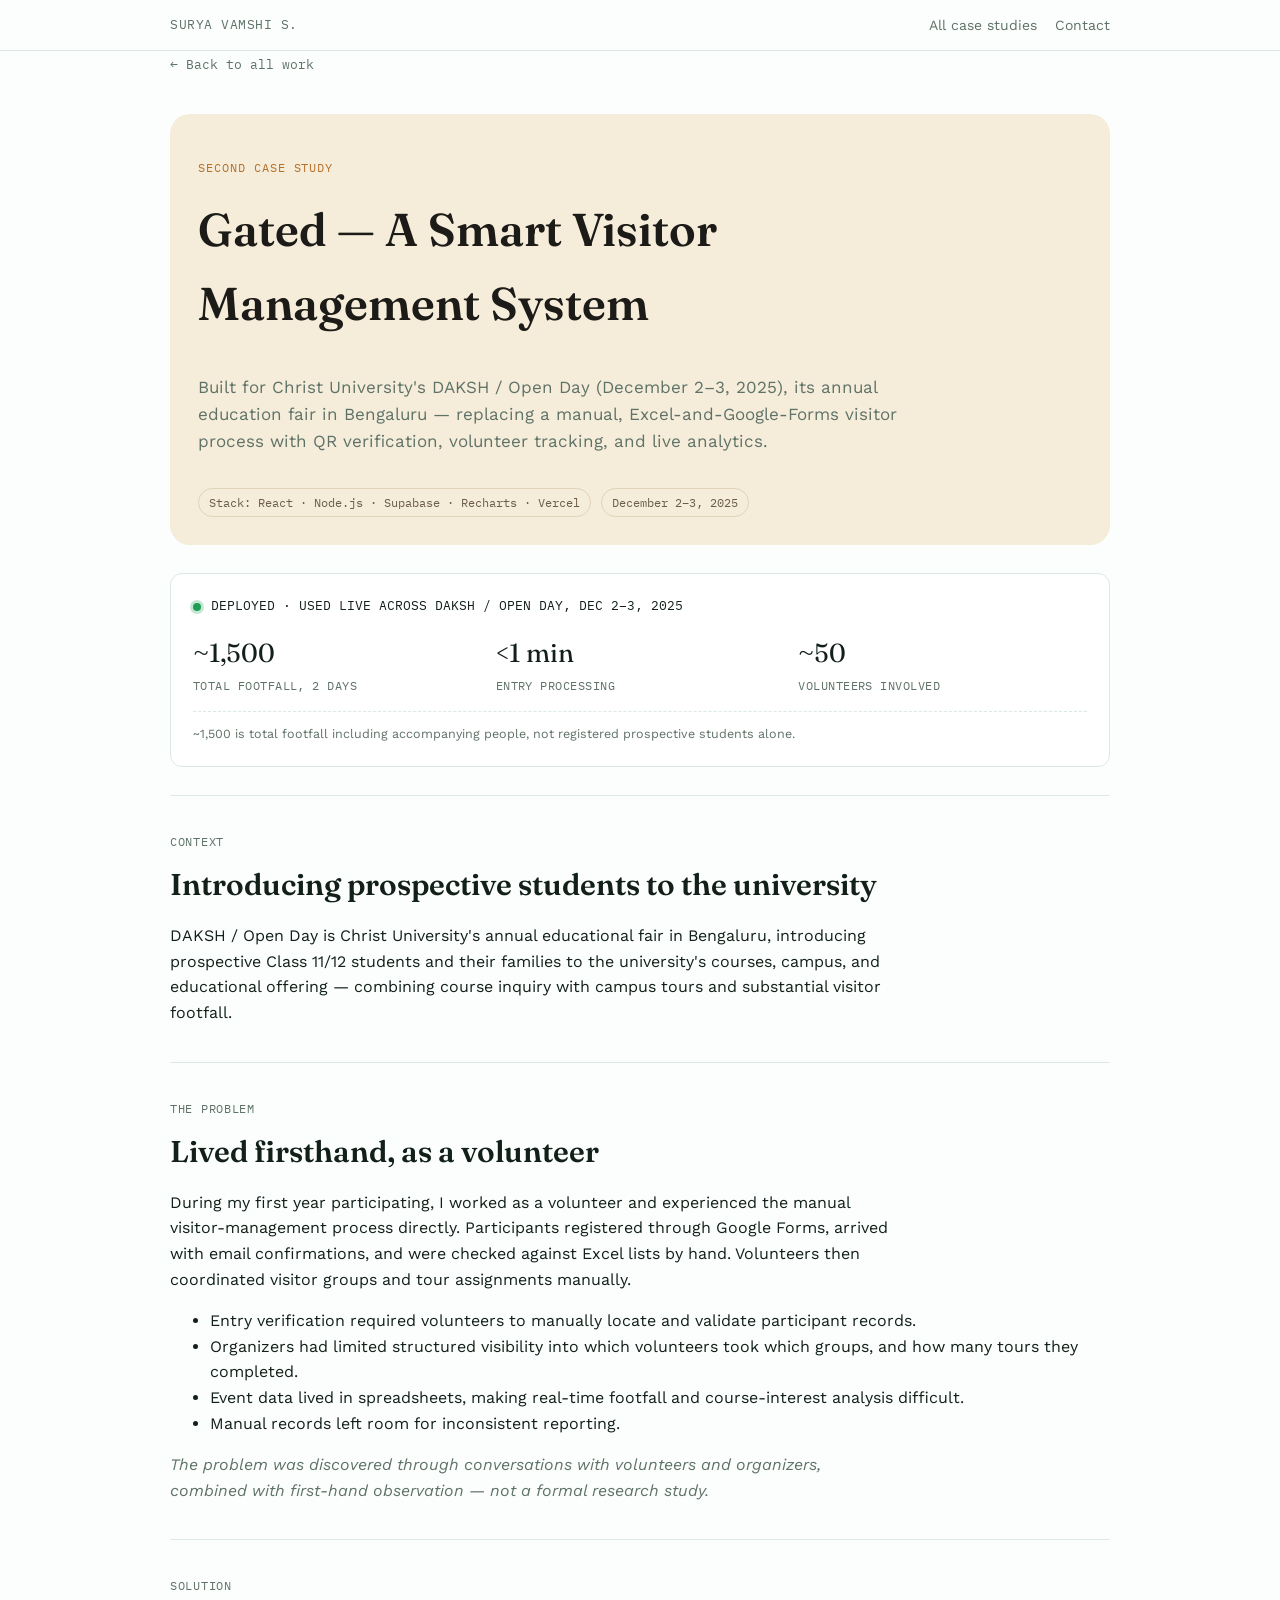
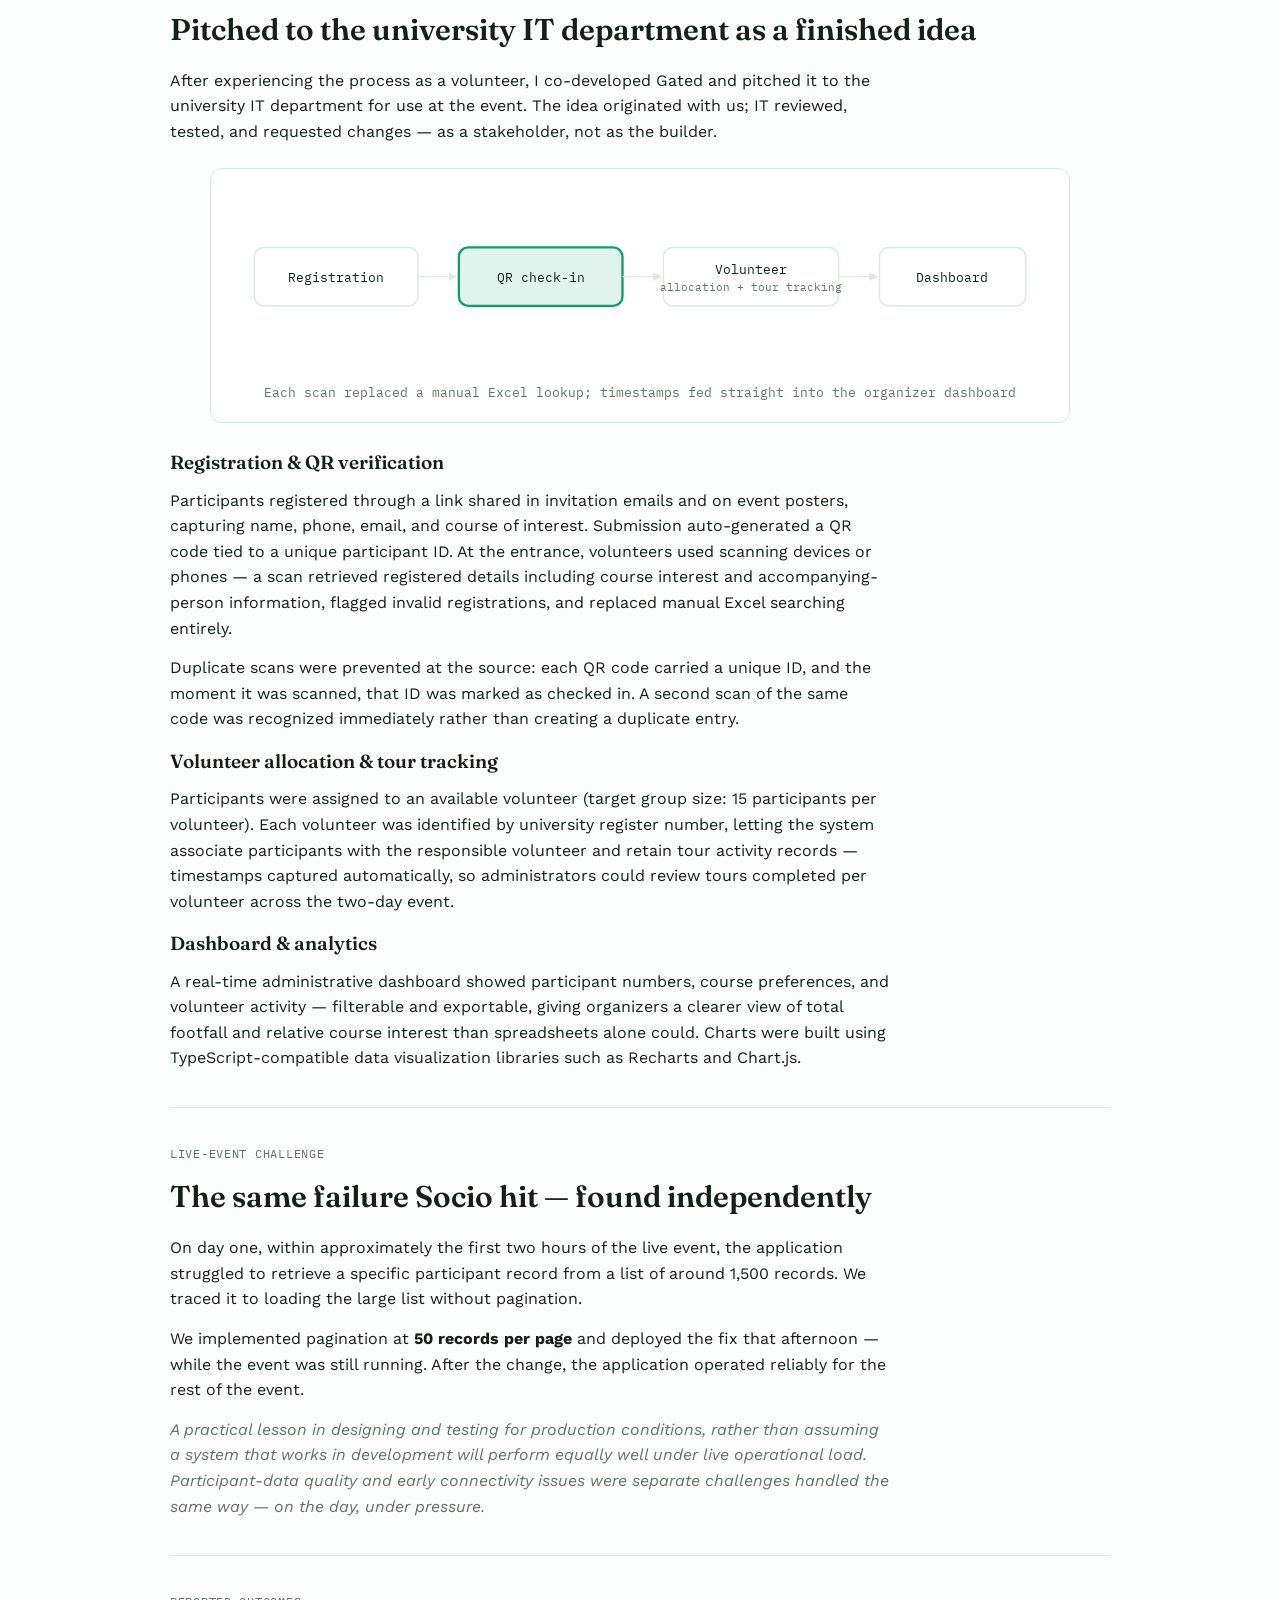
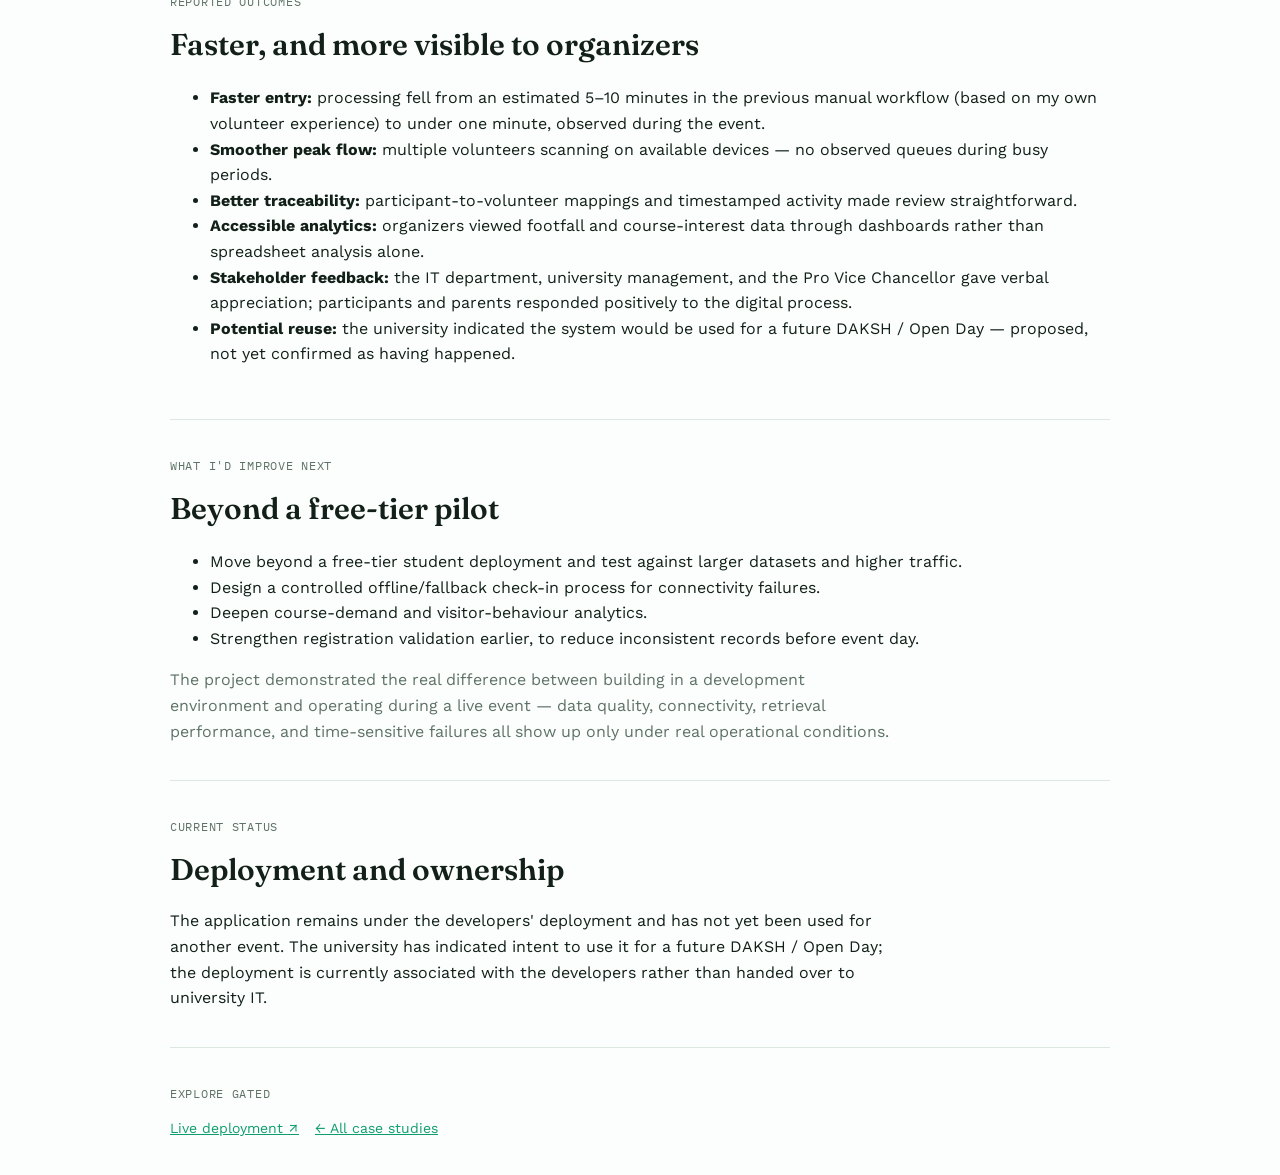
<file: daksh.html>
<!doctype html>
<html lang="en">
<head>
<meta charset="utf-8">
<meta name="viewport" content="width=device-width, initial-scale=1, viewport-fit=cover">
<title>Gated — Case Study</title>
<link rel="preconnect" href="https://fonts.googleapis.com">
<link rel="preconnect" href="https://fonts.gstatic.com" crossorigin>
<link href="https://fonts.googleapis.com/css2?family=Fraunces:opsz,wght@9..144,500;9..144,600;9..144,700&family=Work+Sans:wght@400;500;600;700&family=IBM+Plex+Mono:wght@400;500&display=swap" rel="stylesheet">
<link rel="stylesheet" href="theme.css">
<script>if('scrollRestoration' in history){history.scrollRestoration='manual';}window.scrollTo(0,0);</script>
</head>
<body>

<header class="top"><div class="wrap top-inner">
  <a class="brand" href="index.html">SURYA VAMSHI S.</a>
  <nav><a href="index.html#case">All case studies</a><a href="index.html#contact">Contact</a></nav>
</div></header>

<main class="wrap">
  <a class="back" href="index.html">← Back to all work</a>

  <section class="detail-hero cover" style="border-radius:20px;padding-inline:28px;border-bottom:none;margin-top:20px">
    <span class="eyebrow mono" style="font-size:12px;letter-spacing:.08em;text-transform:uppercase">Second case study</span>
    <h1 style="font-size:clamp(30px,5vw,46px)">Gated — A Smart Visitor Management System</h1>
    <p class="lede" style="font-size:17px;max-width:68ch;color:var(--muted)">Built for Christ University's DAKSH / Open Day (December 2–3, 2025), its annual education fair in Bengaluru — replacing a manual, Excel-and-Google-Forms visitor process with QR verification, volunteer tracking, and live analytics.</p>
    <div class="meta-row">
      <span>Stack: React · Node.js · Supabase · Recharts · Vercel</span>
      <span>December 2–3, 2025</span>
    </div>
  </section>

  <div class="panel statuspanel" style="margin-top:28px">
    <div class="head"><span class="dot"></span> DEPLOYED · USED LIVE ACROSS DAKSH / OPEN DAY, DEC 2–3, 2025</div>
    <div class="statgrid">
      <div class="stat"><span class="n">~1,500</span><span class="l">Total footfall, 2 days</span></div>
      <div class="stat"><span class="n">&lt;1 min</span><span class="l">Entry processing</span></div>
      <div class="stat"><span class="n">~50</span><span class="l">Volunteers involved</span></div>
    </div>
    <div class="caveat">~1,500 is total footfall including accompanying people, not registered prospective students alone.</div>
  </div>

  <section class="block">
    <div class="tag">Context</div>
    <h2>Introducing prospective students to the university</h2>
    <p>DAKSH / Open Day is Christ University's annual educational fair in Bengaluru, introducing prospective Class 11/12 students and their families to the university's courses, campus, and educational offering — combining course inquiry with campus tours and substantial visitor footfall.</p>
  </section>

  <section class="block">
    <div class="tag">The problem</div>
    <h2>Lived firsthand, as a volunteer</h2>
    <p>During my first year participating, I worked as a volunteer and experienced the manual visitor-management process directly. Participants registered through Google Forms, arrived with email confirmations, and were checked against Excel lists by hand. Volunteers then coordinated visitor groups and tour assignments manually.</p>
    <ul>
      <li>Entry verification required volunteers to manually locate and validate participant records.</li>
      <li>Organizers had limited structured visibility into which volunteers took which groups, and how many tours they completed.</li>
      <li>Event data lived in spreadsheets, making real-time footfall and course-interest analysis difficult.</li>
      <li>Manual records left room for inconsistent reporting.</li>
    </ul>
    <p class="muted" style="font-style:italic">The problem was discovered through conversations with volunteers and organizers, combined with first-hand observation — not a formal research study.</p>
  </section>

  <section class="block">
    <div class="tag">Solution</div>
    <h2>Pitched to the university IT department as a finished idea</h2>
    <p>After experiencing the process as a volunteer, I co-developed Gated and pitched it to the university IT department for use at the event. The idea originated with us; IT reviewed, tested, and requested changes — as a stakeholder, not as the builder.</p>

    <figure class="diagram-frame">
      <svg viewBox="0 0 700 150" role="img" aria-label="Registration to QR check-in to volunteer allocation to dashboard">
        <defs><marker id="arrd" viewBox="0 0 10 10" refX="9" refY="5" markerWidth="6" markerHeight="6" orient="auto-start-reverse"><path d="M0 0L10 5L0 10z" fill="var(--border)"/></marker></defs>
        <g font-family="IBM Plex Mono, monospace" font-size="11" fill="var(--fg)">
          <rect x="20" y="50" width="140" height="50" rx="8" fill="none" stroke="var(--border)" stroke-width="1.25"/>
          <text x="90" y="80" text-anchor="middle">Registration</text>
          <rect x="195" y="50" width="140" height="50" rx="8" fill="var(--accent)" fill-opacity="0.12" stroke="var(--accent)" stroke-width="2"/>
          <text x="265" y="80" text-anchor="middle">QR check-in</text>
          <rect x="370" y="50" width="150" height="50" rx="8" fill="none" stroke="var(--border)" stroke-width="1.25"/>
          <text x="445" y="73" text-anchor="middle">Volunteer</text>
          <text x="445" y="87" text-anchor="middle" font-size="9.5" fill="var(--muted)">allocation + tour tracking</text>
          <rect x="555" y="50" width="125" height="50" rx="8" fill="none" stroke="var(--border)" stroke-width="1.25"/>
          <text x="617" y="80" text-anchor="middle">Dashboard</text>
          <line x1="160" y1="75" x2="193" y2="75" stroke="var(--border)" stroke-width="1.25" marker-end="url(#arrd)"/>
          <line x1="335" y1="75" x2="368" y2="75" stroke="var(--border)" stroke-width="1.25" marker-end="url(#arrd)"/>
          <line x1="520" y1="75" x2="553" y2="75" stroke="var(--border)" stroke-width="1.25" marker-end="url(#arrd)"/>
        </g>
      </svg>
      <figcaption>Each scan replaced a manual Excel lookup; timestamps fed straight into the organizer dashboard</figcaption>
    </figure>

    <h3>Registration &amp; QR verification</h3>
    <p>Participants registered through a link shared in invitation emails and on event posters, capturing name, phone, email, and course of interest. Submission auto-generated a QR code tied to a unique participant ID. At the entrance, volunteers used scanning devices or phones — a scan retrieved registered details including course interest and accompanying-person information, flagged invalid registrations, and replaced manual Excel searching entirely.</p>
    <p>Duplicate scans were prevented at the source: each QR code carried a unique ID, and the moment it was scanned, that ID was marked as checked in. A second scan of the same code was recognized immediately rather than creating a duplicate entry.</p>

    <h3>Volunteer allocation &amp; tour tracking</h3>
    <p>Participants were assigned to an available volunteer (target group size: 15 participants per volunteer). Each volunteer was identified by university register number, letting the system associate participants with the responsible volunteer and retain tour activity records — timestamps captured automatically, so administrators could review tours completed per volunteer across the two-day event.</p>

    <h3>Dashboard &amp; analytics</h3>
    <p>A real-time administrative dashboard showed participant numbers, course preferences, and volunteer activity — filterable and exportable, giving organizers a clearer view of total footfall and relative course interest than spreadsheets alone could. Charts were built using TypeScript-compatible data visualization libraries such as Recharts and Chart.js.</p>
  </section>

  <section class="block">
    <div class="tag">Live-event challenge</div>
    <h2>The same failure Socio hit — found independently</h2>
    <p>On day one, within approximately the first two hours of the live event, the application struggled to retrieve a specific participant record from a list of around 1,500 records. We traced it to loading the large list without pagination.</p>
    <p>We implemented pagination at <strong>50 records per page</strong> and deployed the fix that afternoon — while the event was still running. After the change, the application operated reliably for the rest of the event.</p>
    <p class="muted" style="font-style:italic">A practical lesson in designing and testing for production conditions, rather than assuming a system that works in development will perform equally well under live operational load. Participant-data quality and early connectivity issues were separate challenges handled the same way — on the day, under pressure.</p>
  </section>

  <section class="block">
    <div class="tag">Reported outcomes</div>
    <h2>Faster, and more visible to organizers</h2>
    <ul>
      <li><strong>Faster entry:</strong> processing fell from an estimated 5–10 minutes in the previous manual workflow (based on my own volunteer experience) to under one minute, observed during the event.</li>
      <li><strong>Smoother peak flow:</strong> multiple volunteers scanning on available devices — no observed queues during busy periods.</li>
      <li><strong>Better traceability:</strong> participant-to-volunteer mappings and timestamped activity made review straightforward.</li>
      <li><strong>Accessible analytics:</strong> organizers viewed footfall and course-interest data through dashboards rather than spreadsheet analysis alone.</li>
      <li><strong>Stakeholder feedback:</strong> the IT department, university management, and the Pro Vice Chancellor gave verbal appreciation; participants and parents responded positively to the digital process.</li>
      <li><strong>Potential reuse:</strong> the university indicated the system would be used for a future DAKSH / Open Day — proposed, not yet confirmed as having happened.</li>
    </ul>
  </section>

  <section class="block">
    <div class="tag">What I'd improve next</div>
    <h2>Beyond a free-tier pilot</h2>
    <ul>
      <li>Move beyond a free-tier student deployment and test against larger datasets and higher traffic.</li>
      <li>Design a controlled offline/fallback check-in process for connectivity failures.</li>
      <li>Deepen course-demand and visitor-behaviour analytics.</li>
      <li>Strengthen registration validation earlier, to reduce inconsistent records before event day.</li>
    </ul>
    <p class="muted">The project demonstrated the real difference between building in a development environment and operating during a live event — data quality, connectivity, retrieval performance, and time-sensitive failures all show up only under real operational conditions.</p>
  </section>

  <section class="block">
    <div class="tag">Current status</div>
    <h2>Deployment and ownership</h2>
    <p>The application remains under the developers' deployment and has not yet been used for another event. The university has indicated intent to use it for a future DAKSH / Open Day; the deployment is currently associated with the developers rather than handed over to university IT.</p>
  </section>

  <section class="block">
    <div class="tag">Explore Gated</div>
    <div class="linkrow">
      <a href="https://gated.withsocio.com/" target="_blank" rel="noopener">Live deployment ↗</a>
      <a href="index.html#case">← All case studies</a>
    </div>
  </section>

</main>

</body>
</html>
</file>
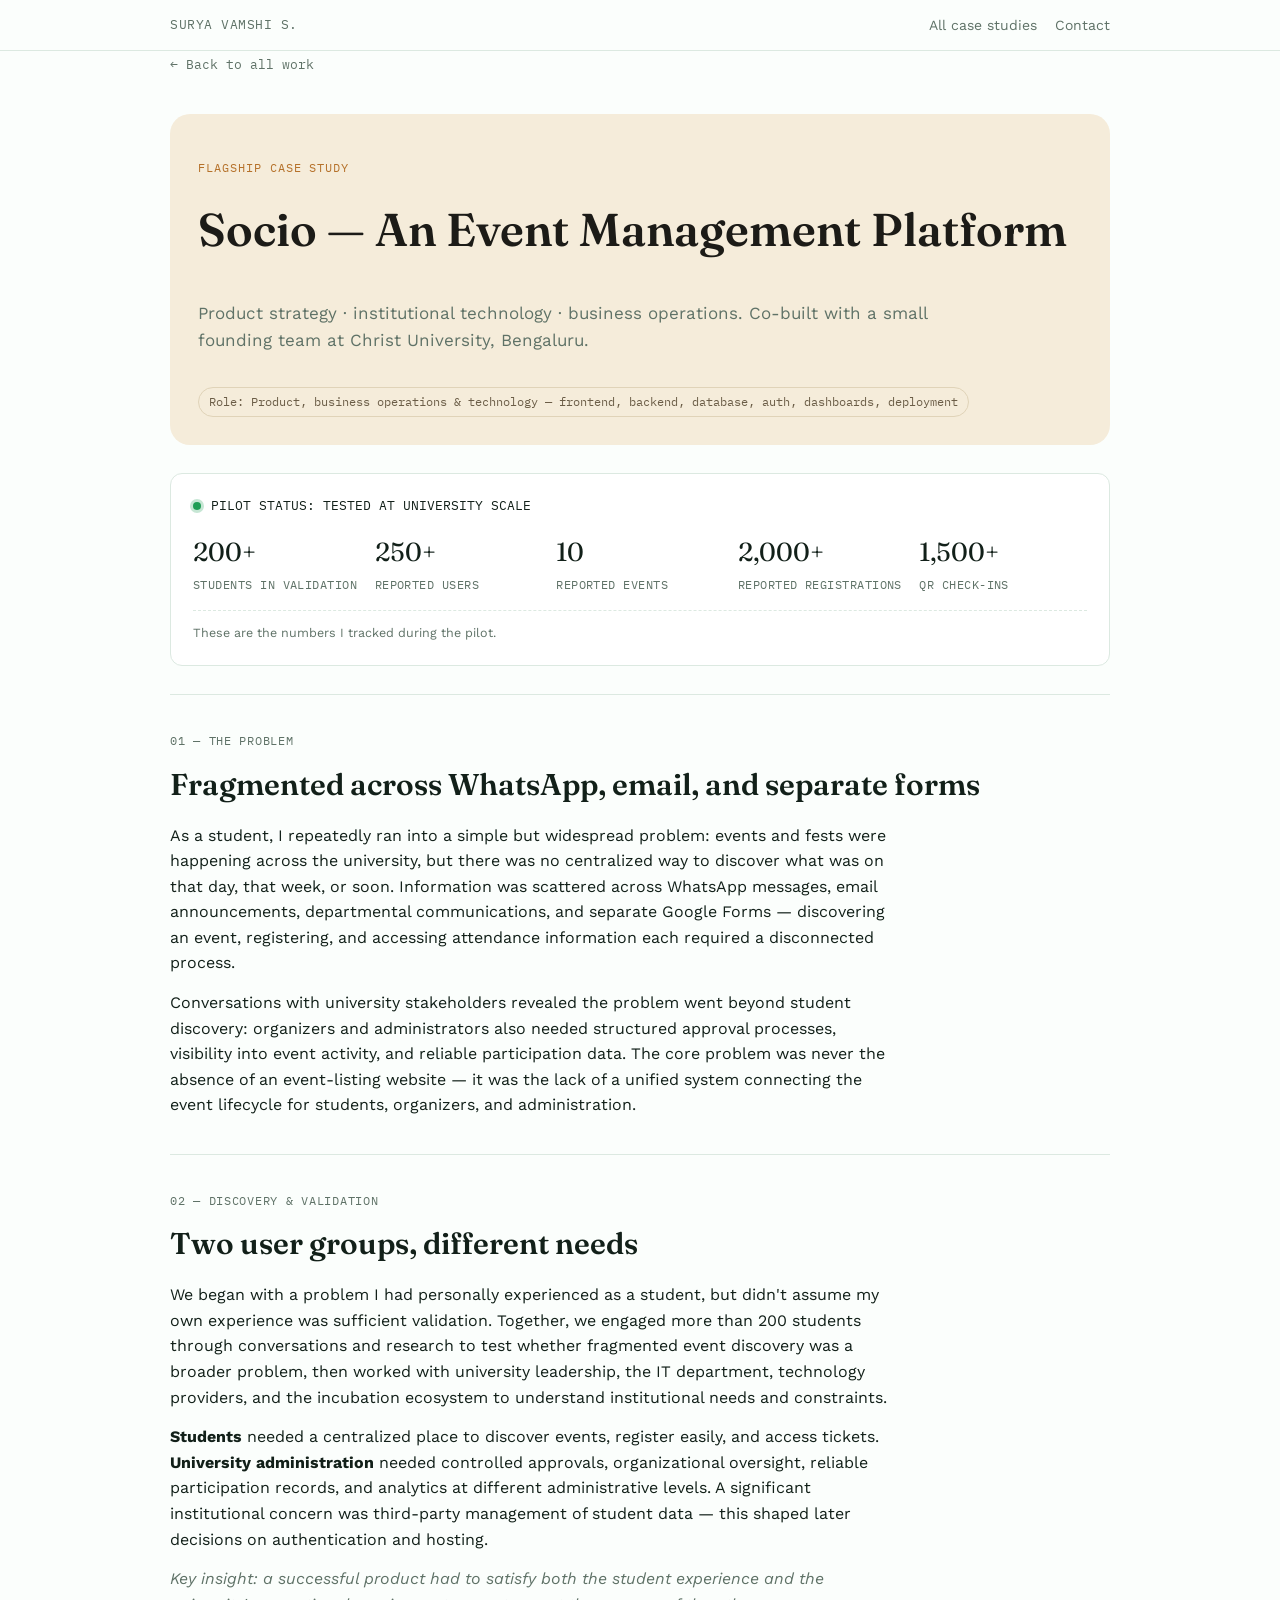
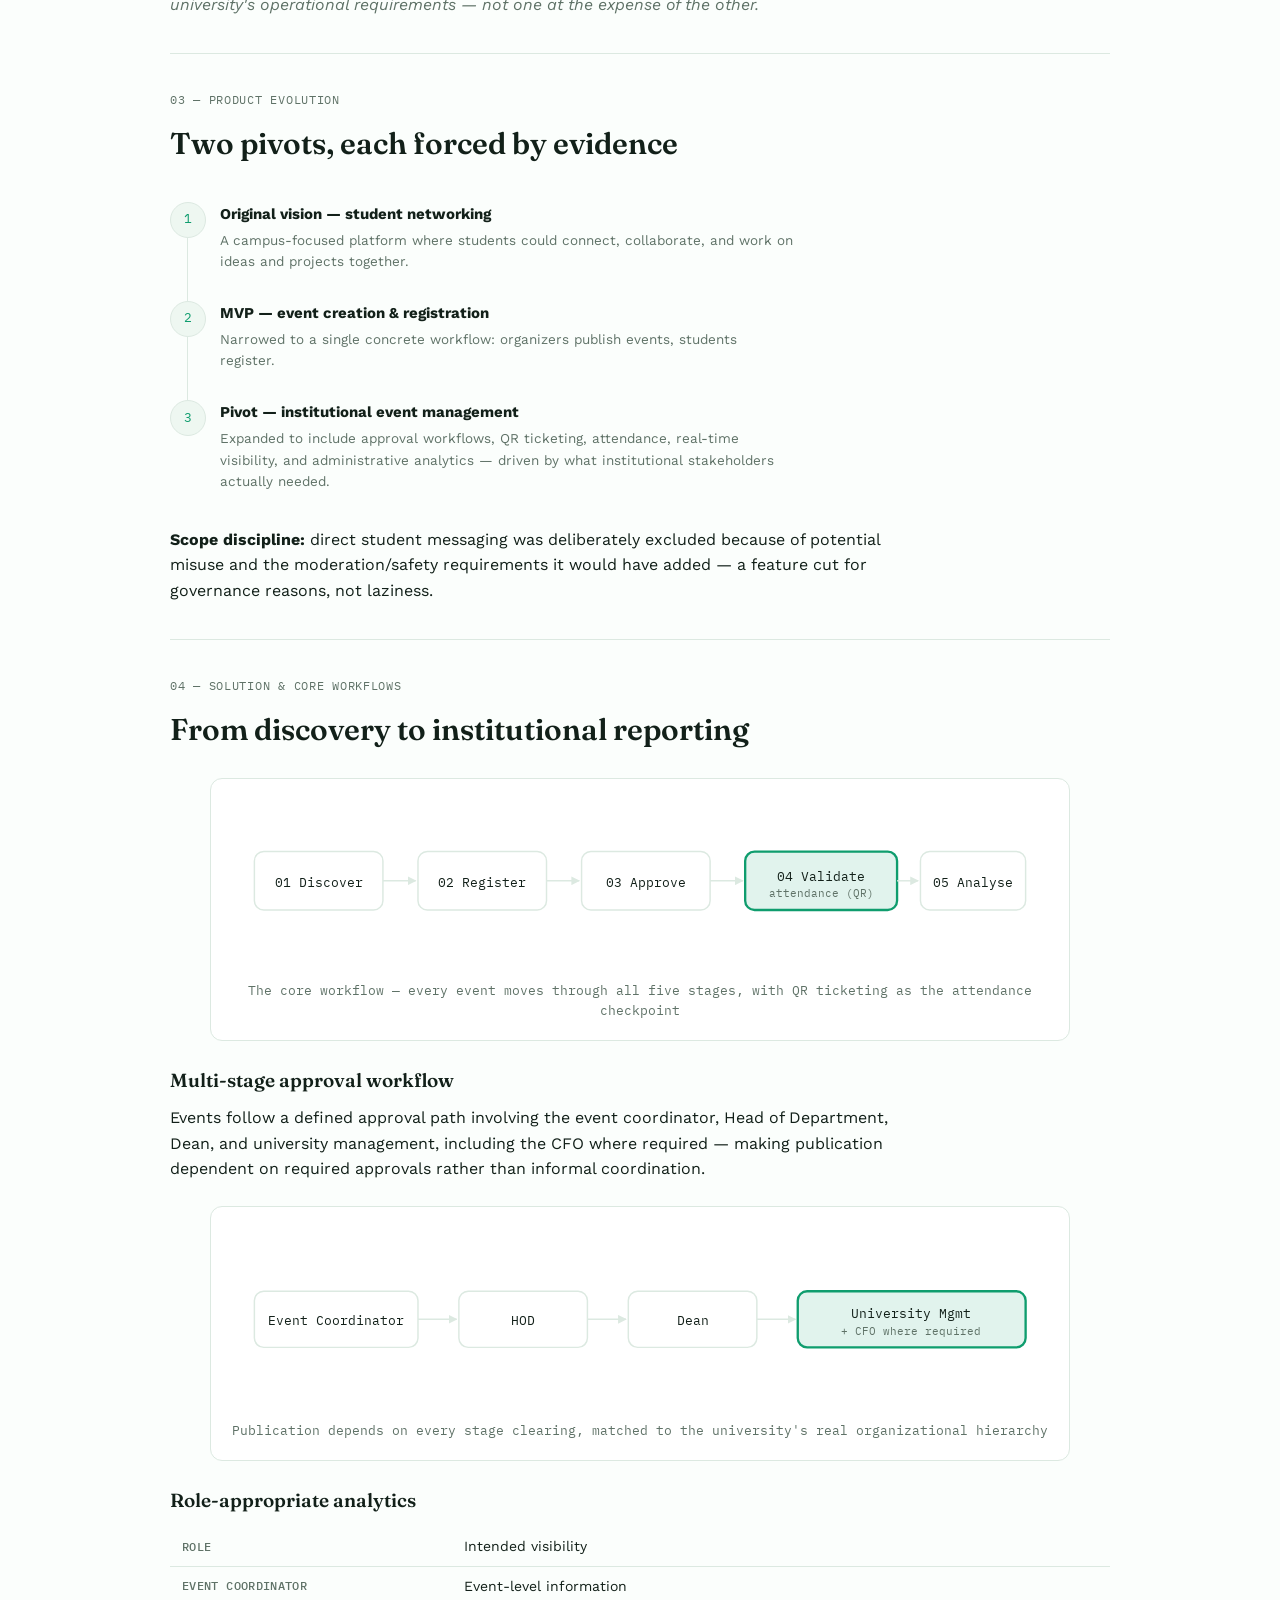
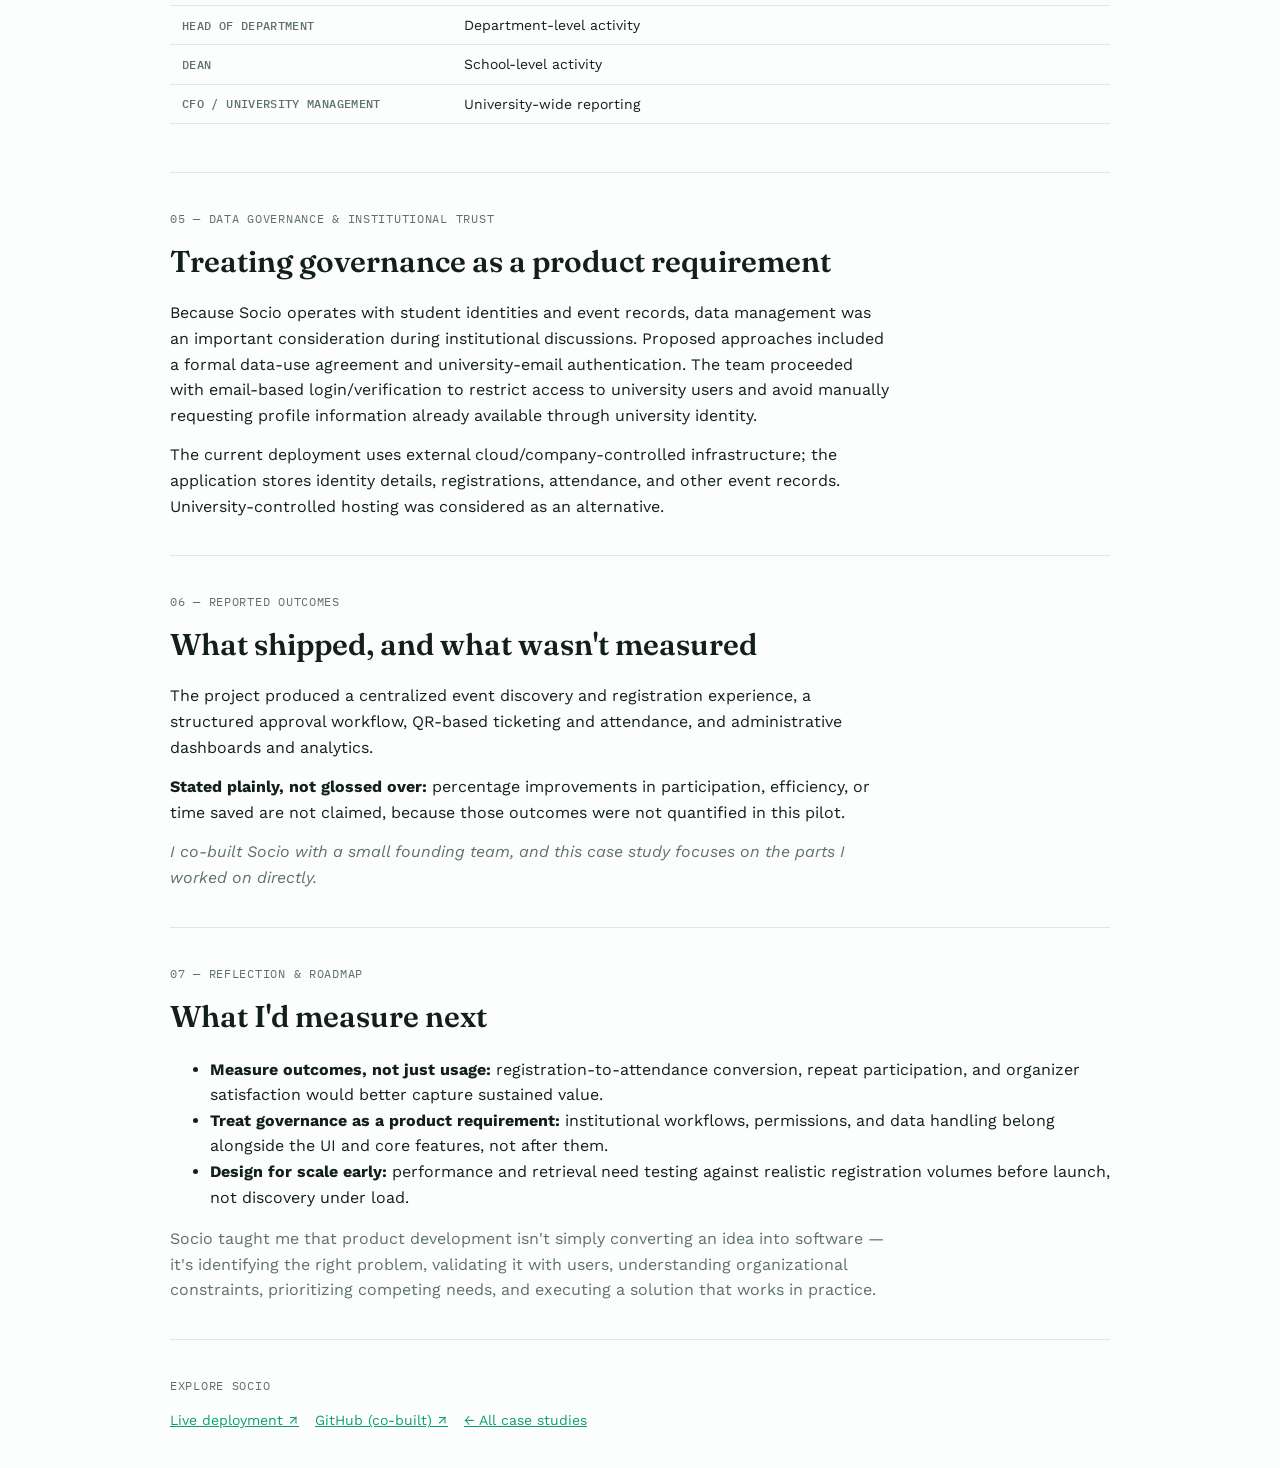
<file: socio.html>
<!doctype html>
<html lang="en">
<head>
<meta charset="utf-8">
<meta name="viewport" content="width=device-width, initial-scale=1, viewport-fit=cover">
<title>Socio — Case Study</title>
<link rel="preconnect" href="https://fonts.googleapis.com">
<link rel="preconnect" href="https://fonts.gstatic.com" crossorigin>
<link href="https://fonts.googleapis.com/css2?family=Fraunces:opsz,wght@9..144,500;9..144,600;9..144,700&family=Work+Sans:wght@400;500;600;700&family=IBM+Plex+Mono:wght@400;500&display=swap" rel="stylesheet">
<link rel="stylesheet" href="theme.css">
<script>if('scrollRestoration' in history){history.scrollRestoration='manual';}window.scrollTo(0,0);</script>
</head>
<body>

<header class="top"><div class="wrap top-inner">
  <a class="brand" href="index.html">SURYA VAMSHI S.</a>
  <nav><a href="index.html#case">All case studies</a><a href="index.html#contact">Contact</a></nav>
</div></header>

<main class="wrap">
  <a class="back" href="index.html">← Back to all work</a>

  <section class="detail-hero cover" style="border-radius:20px;padding-inline:28px;border-bottom:none;margin-top:20px">
    <span class="eyebrow mono" style="font-size:12px;letter-spacing:.08em;text-transform:uppercase">Flagship case study</span>
    <h1 style="font-size:clamp(30px,5vw,46px)">Socio — An Event Management Platform</h1>
    <p class="lede" style="font-size:17px;max-width:68ch;color:var(--muted)">Product strategy · institutional technology · business operations. Co-built with a small founding team at Christ University, Bengaluru.</p>
    <div class="meta-row">
      <span>Role: Product, business operations &amp; technology — frontend, backend, database, auth, dashboards, deployment</span>
    </div>
  </section>

  <div class="panel statuspanel" style="margin-top:28px">
    <div class="head"><span class="dot"></span> PILOT STATUS: TESTED AT UNIVERSITY SCALE</div>
    <div class="statgrid">
      <div class="stat"><span class="n">200+</span><span class="l">Students in validation</span></div>
      <div class="stat"><span class="n">250+</span><span class="l">Reported users</span></div>
      <div class="stat"><span class="n">10</span><span class="l">Reported events</span></div>
      <div class="stat"><span class="n">2,000+</span><span class="l">Reported registrations</span></div>
      <div class="stat"><span class="n">1,500+</span><span class="l">QR check-ins</span></div>
    </div>
    <div class="caveat">These are the numbers I tracked during the pilot.</div>
  </div>

  <section class="block">
    <div class="tag">01 — The problem</div>
    <h2>Fragmented across WhatsApp, email, and separate forms</h2>
    <p>As a student, I repeatedly ran into a simple but widespread problem: events and fests were happening across the university, but there was no centralized way to discover what was on that day, that week, or soon. Information was scattered across WhatsApp messages, email announcements, departmental communications, and separate Google Forms — discovering an event, registering, and accessing attendance information each required a disconnected process.</p>
    <p>Conversations with university stakeholders revealed the problem went beyond student discovery: organizers and administrators also needed structured approval processes, visibility into event activity, and reliable participation data. The core problem was never the absence of an event-listing website — it was the lack of a unified system connecting the event lifecycle for students, organizers, and administration.</p>
  </section>

  <section class="block">
    <div class="tag">02 — Discovery &amp; validation</div>
    <h2>Two user groups, different needs</h2>
    <p>We began with a problem I had personally experienced as a student, but didn't assume my own experience was sufficient validation. Together, we engaged more than 200 students through conversations and research to test whether fragmented event discovery was a broader problem, then worked with university leadership, the IT department, technology providers, and the incubation ecosystem to understand institutional needs and constraints.</p>
    <p><strong>Students</strong> needed a centralized place to discover events, register easily, and access tickets. <strong>University administration</strong> needed controlled approvals, organizational oversight, reliable participation records, and analytics at different administrative levels. A significant institutional concern was third-party management of student data — this shaped later decisions on authentication and hosting.</p>
    <p class="muted" style="font-style:italic">Key insight: a successful product had to satisfy both the student experience and the university's operational requirements — not one at the expense of the other.</p>
  </section>

  <section class="block">
    <div class="tag">03 — Product evolution</div>
    <h2>Two pivots, each forced by evidence</h2>
    <div class="journey">
      <div class="step"><div class="num">1</div><div><h4>Original vision — student networking</h4><p>A campus-focused platform where students could connect, collaborate, and work on ideas and projects together.</p></div></div>
      <div class="step"><div class="num">2</div><div><h4>MVP — event creation &amp; registration</h4><p>Narrowed to a single concrete workflow: organizers publish events, students register.</p></div></div>
      <div class="step"><div class="num">3</div><div><h4>Pivot — institutional event management</h4><p>Expanded to include approval workflows, QR ticketing, attendance, real-time visibility, and administrative analytics — driven by what institutional stakeholders actually needed.</p></div></div>
    </div>
    <p><strong>Scope discipline:</strong> direct student messaging was deliberately excluded because of potential misuse and the moderation/safety requirements it would have added — a feature cut for governance reasons, not laziness.</p>
  </section>

  <section class="block">
    <div class="tag">04 — Solution &amp; core workflows</div>
    <h2>From discovery to institutional reporting</h2>
    <figure class="diagram-frame">
      <svg viewBox="0 0 700 140" role="img" aria-label="Five-stage Socio workflow: Discover, Register, Approve, Validate attendance, Analyse">
        <defs>
          <marker id="arr" viewBox="0 0 10 10" refX="9" refY="5" markerWidth="6" markerHeight="6" orient="auto-start-reverse"><path d="M0 0L10 5L0 10z" fill="var(--border)"/></marker>
        </defs>
        <g font-family="IBM Plex Mono, monospace" font-size="11" fill="var(--fg)">
          <!-- boxes -->
          <g>
            <rect x="20" y="45" width="110" height="50" rx="8" fill="none" stroke="var(--border)" stroke-width="1.25"/>
            <text x="75" y="75" text-anchor="middle">01 Discover</text>
          </g>
          <g>
            <rect x="160" y="45" width="110" height="50" rx="8" fill="none" stroke="var(--border)" stroke-width="1.25"/>
            <text x="215" y="75" text-anchor="middle">02 Register</text>
          </g>
          <g>
            <rect x="300" y="45" width="110" height="50" rx="8" fill="none" stroke="var(--border)" stroke-width="1.25"/>
            <text x="355" y="75" text-anchor="middle">03 Approve</text>
          </g>
          <g>
            <rect x="440" y="45" width="130" height="50" rx="8" fill="var(--accent)" fill-opacity="0.12" stroke="var(--accent)" stroke-width="2"/>
            <text x="505" y="70" text-anchor="middle" fill="var(--fg)">04 Validate</text>
            <text x="505" y="84" text-anchor="middle" fill="var(--muted)" font-size="9.5">attendance (QR)</text>
          </g>
          <g>
            <rect x="590" y="45" width="90" height="50" rx="8" fill="none" stroke="var(--border)" stroke-width="1.25"/>
            <text x="635" y="75" text-anchor="middle">05 Analyse</text>
          </g>
          <line x1="130" y1="70" x2="158" y2="70" stroke="var(--border)" stroke-width="1.25" marker-end="url(#arr)"/>
          <line x1="270" y1="70" x2="298" y2="70" stroke="var(--border)" stroke-width="1.25" marker-end="url(#arr)"/>
          <line x1="410" y1="70" x2="438" y2="70" stroke="var(--border)" stroke-width="1.25" marker-end="url(#arr)"/>
          <line x1="570" y1="70" x2="588" y2="70" stroke="var(--border)" stroke-width="1.25" marker-end="url(#arr)"/>
        </g>
      </svg>
      <figcaption>The core workflow — every event moves through all five stages, with QR ticketing as the attendance checkpoint</figcaption>
    </figure>

    <h3>Multi-stage approval workflow</h3>
    <p>Events follow a defined approval path involving the event coordinator, Head of Department, Dean, and university management, including the CFO where required — making publication dependent on required approvals rather than informal coordination.</p>

    <figure class="diagram-frame">
      <svg viewBox="0 0 700 150" role="img" aria-label="Approval chain: Coordinator to HOD to Dean to University Management">
        <defs><marker id="arr2" viewBox="0 0 10 10" refX="9" refY="5" markerWidth="6" markerHeight="6" orient="auto-start-reverse"><path d="M0 0L10 5L0 10z" fill="var(--border)"/></marker></defs>
        <g font-family="IBM Plex Mono, monospace" font-size="11" fill="var(--fg)">
          <rect x="20" y="55" width="140" height="48" rx="8" fill="none" stroke="var(--border)" stroke-width="1.25"/>
          <text x="90" y="84" text-anchor="middle">Event Coordinator</text>
          <rect x="195" y="55" width="110" height="48" rx="8" fill="none" stroke="var(--border)" stroke-width="1.25"/>
          <text x="250" y="84" text-anchor="middle">HOD</text>
          <rect x="340" y="55" width="110" height="48" rx="8" fill="none" stroke="var(--border)" stroke-width="1.25"/>
          <text x="395" y="84" text-anchor="middle">Dean</text>
          <rect x="485" y="55" width="195" height="48" rx="8" fill="var(--accent)" fill-opacity="0.12" stroke="var(--accent)" stroke-width="2"/>
          <text x="582" y="78" text-anchor="middle">University Mgmt</text>
          <text x="582" y="92" text-anchor="middle" font-size="9.5" fill="var(--muted)">+ CFO where required</text>
          <line x1="160" y1="79" x2="193" y2="79" stroke="var(--border)" stroke-width="1.25" marker-end="url(#arr2)"/>
          <line x1="305" y1="79" x2="338" y2="79" stroke="var(--border)" stroke-width="1.25" marker-end="url(#arr2)"/>
          <line x1="450" y1="79" x2="483" y2="79" stroke="var(--border)" stroke-width="1.25" marker-end="url(#arr2)"/>
        </g>
      </svg>
      <figcaption>Publication depends on every stage clearing, matched to the university's real organizational hierarchy</figcaption>
    </figure>

    <h3>Role-appropriate analytics</h3>
    <table class="spec">
      <tr><th>Role</th><td>Intended visibility</td></tr>
      <tr><th>Event coordinator</th><td>Event-level information</td></tr>
      <tr><th>Head of Department</th><td>Department-level activity</td></tr>
      <tr><th>Dean</th><td>School-level activity</td></tr>
      <tr><th>CFO / university management</th><td>University-wide reporting</td></tr>
    </table>
  </section>

  <section class="block">
    <div class="tag">05 — Data governance &amp; institutional trust</div>
    <h2>Treating governance as a product requirement</h2>
    <p>Because Socio operates with student identities and event records, data management was an important consideration during institutional discussions. Proposed approaches included a formal data-use agreement and university-email authentication. The team proceeded with email-based login/verification to restrict access to university users and avoid manually requesting profile information already available through university identity.</p>
    <p>The current deployment uses external cloud/company-controlled infrastructure; the application stores identity details, registrations, attendance, and other event records. University-controlled hosting was considered as an alternative.</p>
  </section>

  <section class="block">
    <div class="tag">06 — Reported outcomes</div>
    <h2>What shipped, and what wasn't measured</h2>
    <p>The project produced a centralized event discovery and registration experience, a structured approval workflow, QR-based ticketing and attendance, and administrative dashboards and analytics.</p>
    <p><strong>Stated plainly, not glossed over:</strong> percentage improvements in participation, efficiency, or time saved are not claimed, because those outcomes were not quantified in this pilot.</p>
    <p class="muted" style="font-style:italic">I co-built Socio with a small founding team, and this case study focuses on the parts I worked on directly.</p>
  </section>

  <section class="block">
    <div class="tag">07 — Reflection &amp; roadmap</div>
    <h2>What I'd measure next</h2>
    <ul>
      <li><strong>Measure outcomes, not just usage:</strong> registration-to-attendance conversion, repeat participation, and organizer satisfaction would better capture sustained value.</li>
      <li><strong>Treat governance as a product requirement:</strong> institutional workflows, permissions, and data handling belong alongside the UI and core features, not after them.</li>
      <li><strong>Design for scale early:</strong> performance and retrieval need testing against realistic registration volumes before launch, not discovery under load.</li>
    </ul>
    <p class="muted">Socio taught me that product development isn't simply converting an idea into software — it's identifying the right problem, validating it with users, understanding organizational constraints, prioritizing competing needs, and executing a solution that works in practice.</p>
  </section>

  <section class="block">
    <div class="tag">Explore Socio</div>
    <div class="linkrow">
      <a href="https://socio.christuniversity.in/" target="_blank" rel="noopener">Live deployment ↗</a>
      <a href="https://github.com/thesachinyyadav/socio2026v2" target="_blank" rel="noopener">GitHub (co-built) ↗</a>
      <a href="index.html#case">← All case studies</a>
    </div>
  </section>

</main>

</body>
</html>
</file>
<file: theme.css>
/* Shared design tokens + components — bright, fresh, mint-and-emerald aesthetic */
:root{
  --bg:#fbfefc; --surface:#ffffff; --surface-2:#eef7f1; --fg:#122019; --muted:#5f7267;
  --accent:#0f9d6e; --accent-ink:#ffffff; --border:#dce9e1; --ok:#1f9d55; --warn:#c98a1d;
  --font-display:'Fraunces',ui-serif,Georgia,serif;
  --font-body:'Work Sans',ui-sans-serif,system-ui,sans-serif;
  --font-mono:'IBM Plex Mono',ui-monospace,Menlo,monospace;
  /* Per-project accent hues — same three colors in both themes so each case study stays recognizable */
  --c-socio:#0f9d6e; --c-socio-tint:#e3f5ec;
  --c-daksh:#0e74b8; --c-daksh-tint:#e3f0fa;
  --c-admissions:#c2730f; --c-admissions-tint:#faeedd;
  color-scheme:light;
}
@media (prefers-color-scheme: dark){
  :root:not([data-theme="light"]){
    --bg:#0f1713; --surface:#16211b; --surface-2:#1b2822; --fg:#eaf3ee; --muted:#8aa296;
    --accent:#2dd4a0; --accent-ink:#06241a; --border:#223029; --ok:#34d399; --warn:#f2b253;
    --c-socio:#34d399; --c-socio-tint:#16342a;
    --c-daksh:#57b3ec; --c-daksh-tint:#122e3e;
    --c-admissions:#f0a94e; --c-admissions-tint:#3a2a14;
    color-scheme:dark;
  }
}
:root[data-theme="dark"]{
  --bg:#0f1713; --surface:#16211b; --surface-2:#1b2822; --fg:#eaf3ee; --muted:#8aa296;
  --accent:#2dd4a0; --accent-ink:#06241a; --border:#223029; --ok:#34d399; --warn:#f2b253;
  --c-socio:#34d399; --c-socio-tint:#16342a;
  --c-daksh:#57b3ec; --c-daksh-tint:#122e3e;
  --c-admissions:#f0a94e; --c-admissions-tint:#3a2a14;
  color-scheme:dark;
}
*{box-sizing:border-box}
html,body{margin:0}
body{background:var(--bg);color:var(--fg);font-family:var(--font-body);line-height:1.6;font-size:16px}
.wrap{padding-left:max(20px, env(safe-area-inset-left,0px));padding-right:max(20px, env(safe-area-inset-right,0px))}
h1,h2,h3{font-family:var(--font-display);font-weight:600;text-wrap:balance;margin:0}
a{color:var(--accent)}
img{max-width:100%}
.mono{font-family:var(--font-mono)}
.muted{color:var(--muted)}

header.top{position:sticky;top:env(safe-area-inset-top,0px);z-index:5;background:color-mix(in srgb, var(--bg) 88%, transparent);backdrop-filter:blur(8px);border-bottom:1px solid var(--border)}
.top-inner{max-width:980px;margin:0 auto;padding-block:14px;display:flex;justify-content:space-between;align-items:center;gap:16px}
.top-inner nav{display:flex;gap:18px;font-size:14px}
.top-inner nav a{color:var(--muted);text-decoration:none}
.top-inner nav a:hover{color:var(--fg)}
.brand{font-family:var(--font-mono);font-size:13px;letter-spacing:.04em;color:var(--muted);text-decoration:none}

main{max-width:980px;margin:0 auto}

.hero{margin-top:28px;padding-block:56px 40px;border-radius:20px;padding-inline:32px;background:linear-gradient(135deg, var(--c-socio-tint) 0%, var(--c-daksh-tint) 55%, var(--surface) 100%)}
.hero-grid{display:grid;grid-template-columns:1.3fr 1fr;gap:40px;align-items:center}
@media(max-width:760px){.hero-grid{grid-template-columns:1fr;text-align:center}}
.hero-text{display:grid;gap:16px}
@media(max-width:760px){.hero-text{justify-items:center}}
.hero .eyebrow{font-family:var(--font-mono);font-size:12px;letter-spacing:.08em;text-transform:uppercase;color:var(--c-socio)}
.hero h1{font-size:clamp(32px,5.2vw,50px);letter-spacing:-0.01em;line-height:1.08}
.hero h1 .hi{color:var(--fg)}
.hero h1 .name{color:var(--c-socio)}
.hero .role{font-size:19px;font-weight:600;color:var(--fg)}
.hero .locline{display:flex;align-items:center;gap:7px;font-size:14px;color:var(--muted)}
.hero .locline svg{width:15px;height:15px;color:var(--c-socio);flex:none}
.hero p.lede{max-width:56ch;font-size:16px;color:var(--muted)}
.hero-photo-wrap{position:relative;justify-self:center}
.hero-photo{width:280px;height:280px;border-radius:50%;object-fit:cover;border:6px solid var(--surface);box-shadow:0 0 0 2px var(--border), 0 20px 40px -12px rgba(15,157,110,0.35)}
.hero-dot{position:absolute;top:4px;left:-6px;width:34px;height:34px;border-radius:50%;background:var(--accent);border:4px solid var(--surface)}
.hero-ring{position:absolute;bottom:10px;right:-10px;width:46px;height:46px;border-radius:50%;border:3px solid var(--c-daksh);opacity:.6}
.chiprow{display:flex;flex-wrap:wrap;gap:8px;margin-top:4px}
.chip{border:1px solid var(--border);border-radius:100px;padding:6px 12px;font-size:13px;color:var(--muted);font-family:var(--font-mono)}
.ctarow{display:flex;flex-wrap:wrap;gap:12px;margin-top:10px}
.btn{display:inline-flex;align-items:center;gap:8px;padding:11px 18px;border-radius:8px;font-size:14px;text-decoration:none;font-weight:600;border:1px solid transparent;cursor:pointer;font-family:var(--font-body)}
.btn.primary{background:var(--accent);color:var(--accent-ink)}
.btn.ghost{border-color:var(--border);color:var(--fg);background:none}
.btn.small{padding:8px 14px;font-size:13px}

.panel{background:var(--surface);border:1px solid var(--border);border-radius:12px}

.statuspanel{margin-block:28px;padding:22px;display:grid;gap:16px}
.statuspanel .head{display:flex;align-items:center;gap:10px;font-family:var(--font-mono);font-size:13px}
.dot{width:8px;height:8px;border-radius:50%;background:var(--ok);box-shadow:0 0 0 3px color-mix(in srgb, var(--ok) 25%, transparent);flex:none}
.statgrid{display:grid;grid-template-columns:repeat(auto-fit,minmax(110px,1fr));gap:14px}
.stat{display:flex;flex-direction:column;gap:2px}
.stat .n{font-family:var(--font-display);font-size:26px;font-variant-numeric:tabular-nums}
.stat .l{font-size:11.5px;color:var(--muted);font-family:var(--font-mono);text-transform:uppercase;letter-spacing:.04em}
.caveat{font-size:12.5px;color:var(--muted);border-top:1px dashed var(--border);padding-top:12px}

section.block{padding-block:36px;border-top:1px solid var(--border)}
section.block.tinted{background:var(--surface-2);border-radius:20px;padding-inline:28px;border-top:none;margin-block:24px}
section.block .tag{font-family:var(--font-mono);font-size:12px;color:var(--muted);text-transform:uppercase;letter-spacing:.06em;margin-bottom:10px}
section.block h2{font-size:clamp(22px,4vw,30px);margin-bottom:14px}
section.block h3{font-size:19px;margin-bottom:10px}
section.block p{margin:0 0 14px;max-width:72ch}
section.block p:last-child{margin-bottom:0}

/* Index case-preview cards */
.case-preview-grid{display:grid;gap:20px;margin-top:22px}
@media(min-width:760px){.case-preview-grid{grid-template-columns:repeat(3,1fr)}}
.case-preview{display:flex;flex-direction:column;overflow:hidden;text-decoration:none;color:var(--fg);transition:transform .15s ease, border-color .15s ease}
.case-preview:hover{transform:translateY(-3px);border-color:var(--accent)}
.case-preview .art{padding:24px 20px 22px;display:flex;flex-direction:column;gap:10px;border-bottom:1px solid var(--border);min-height:132px;justify-content:center}
.case-preview .art .status{display:inline-block;width:fit-content;font-family:var(--font-mono);font-size:10.5px;text-transform:uppercase;letter-spacing:.06em;font-weight:700}
.case-preview .art h3{font-size:19px;font-family:var(--font-display);font-weight:600;color:#1c1b17;line-height:1.2}
.case-preview .cbody{padding:18px;display:flex;flex-direction:column;gap:8px;flex:1}
.case-preview.c-socio .art{background:#e3f2e8}
.case-preview.c-socio .art .status{color:#1a7a4c}
.case-preview.c-socio:hover{border-color:var(--c-socio)}
.case-preview.c-daksh .art{background:#e4edf9}
.case-preview.c-daksh .art .status{color:#2c62ad}
.case-preview.c-daksh:hover{border-color:var(--c-daksh)}
.case-preview.c-admissions .art{background:#f7e8d9}
.case-preview.c-admissions .art .status{color:#b5712a}
.case-preview.c-admissions:hover{border-color:var(--c-admissions)}
.case-preview h3{font-size:17px;font-family:var(--font-body);font-weight:700;color:var(--fg)}
.case-preview p{font-size:13.5px;color:var(--muted);margin:0;flex:1}
.case-preview .readmore{font-family:var(--font-mono);font-size:12.5px;margin-top:8px;display:flex;align-items:center;gap:6px}

.case-grid{display:grid;gap:18px;margin-top:18px}
@media(min-width:720px){.case-grid{grid-template-columns:repeat(2,1fr)}}
.case-card{padding:18px;display:flex;flex-direction:column;gap:8px}
.case-card h3{font-size:16px;font-family:var(--font-body);font-weight:700}
.case-card p{margin:0;font-size:14.5px;color:var(--muted)}
.linkrow{display:flex;gap:16px;flex-wrap:wrap;margin-top:14px;font-size:14px}

.note-card{padding:20px;display:flex;flex-direction:column;gap:10px}
.note-card .meta{font-family:var(--font-mono);font-size:12px;color:var(--muted)}

.proj-grid{display:grid;gap:16px;margin-top:16px}
@media(min-width:720px){.proj-grid{grid-template-columns:repeat(2,1fr)}}
.proj-card{padding:18px}
.proj-card .status{display:inline-block;font-family:var(--font-mono);font-size:11px;text-transform:uppercase;letter-spacing:.04em;padding:3px 8px;border-radius:100px;border:1px solid var(--border);color:var(--muted);margin-bottom:10px}

ul.leadership{list-style:none;margin:0;padding:0;display:grid;gap:10px}
ul.leadership li{display:grid;grid-template-columns:90px 1fr;gap:14px;font-size:14.5px;align-items:baseline}
ul.leadership li .y{font-family:var(--font-mono);color:var(--muted);font-size:12.5px}

.skills-grid{display:grid;gap:18px;margin-top:22px}
@media(min-width:700px){.skills-grid{grid-template-columns:repeat(3,1fr)}}
.skill-card{padding:24px 20px;text-align:center}
.skill-card .sicon{width:40px;height:40px;margin:0 auto 14px;color:var(--accent)}
.skill-card .sicon svg{width:100%;height:100%}
.skill-card h3{font-size:15.5px;font-weight:700;font-family:var(--font-body);margin-bottom:6px}
.skill-card p{margin:0;font-size:12.5px;color:var(--muted);line-height:1.5}

.cert-grid{display:grid;gap:16px;margin-top:18px}
@media(min-width:600px){.cert-grid{grid-template-columns:repeat(auto-fit,minmax(240px,1fr))}}
.cert-card{padding:18px;display:flex;align-items:center;gap:14px}
.cert-card .badge{width:48px;height:48px;border-radius:12px;background:var(--c-admissions-tint);display:flex;align-items:center;justify-content:center;flex:none}
.cert-card .badge svg{width:26px;height:26px;color:var(--c-admissions)}
.cert-card h3{font-size:15px;font-weight:700;font-family:var(--font-body);margin-bottom:3px}
.cert-card p{margin:0;font-size:12.5px;color:var(--muted)}

.awards{display:flex;flex-wrap:wrap;gap:10px;margin-top:16px}
.award{border:1px solid var(--border);border-radius:8px;padding:10px 14px;font-size:13.5px;background:var(--surface);color:var(--fg);font-weight:500}
.award::before{content:'★ ';color:var(--accent)}

footer{padding-block:48px 40px;border-top:1px solid var(--border);background:var(--surface-2)}
footer .fgrid{display:grid;gap:32px;grid-template-columns:1.3fr 1fr 1.2fr 1fr}
@media(max-width:760px){footer .fgrid{grid-template-columns:1fr 1fr}}
@media(max-width:480px){footer .fgrid{grid-template-columns:1fr}}
footer h4{font-family:var(--font-mono);font-size:12px;text-transform:uppercase;letter-spacing:.05em;color:var(--fg);margin:0 0 14px;font-weight:600}
footer .fbrand h3{font-size:19px;color:var(--c-socio);margin-bottom:8px}
footer .fbrand p{font-size:13.5px;color:var(--muted);max-width:30ch;margin:0 0 16px}
.social-row{display:flex;gap:10px}
.social-icon{width:38px;height:38px;border-radius:50%;background:var(--surface);border:1px solid var(--border);display:flex;align-items:center;justify-content:center;color:var(--muted);text-decoration:none;transition:border-color .15s, color .15s}
.social-icon:hover{color:var(--c-socio);border-color:var(--c-socio)}
.social-icon svg{width:16px;height:16px}
.flinks{list-style:none;margin:0;padding:0;display:grid;gap:10px}
.flinks a{color:var(--muted);text-decoration:none;font-size:14px}
.flinks a:hover{color:var(--fg)}
.fcontact{display:grid;gap:12px;font-size:13.5px;color:var(--muted)}
.fcontact .row{display:flex;align-items:center;gap:10px}
.fcontact svg{width:15px;height:15px;color:var(--c-socio);flex:none}
.fdownload{display:grid;gap:10px}
.dlbtn{display:flex;align-items:center;gap:10px;padding:10px 14px;border-radius:8px;border:1px solid var(--border);background:var(--surface);color:var(--fg);text-decoration:none;font-size:13.5px;transition:border-color .15s}
.dlbtn:hover{border-color:var(--c-socio);color:var(--c-socio)}
.dlbtn svg{width:16px;height:16px;flex:none}
.fbottom{margin-top:36px;padding-top:20px;border-top:1px solid var(--border);font-size:12.5px;color:var(--muted);text-align:center}

/* Detail pages */
.back{display:inline-flex;align-items:center;gap:6px;font-family:var(--font-mono);font-size:13px;color:var(--muted);text-decoration:none;margin-bottom:18px}
.back:hover{color:var(--fg)}
.detail-hero{padding-block:44px 28px;display:grid;gap:16px;border-bottom:1px solid var(--border)}
.detail-hero .meta-row{display:flex;flex-wrap:wrap;gap:10px;font-family:var(--font-mono);font-size:12px}
.detail-hero .meta-row span{border:1px solid var(--border);border-radius:100px;padding:4px 10px;color:var(--muted)}

/* Cover-style hero: fixed warm palette, deliberate single-theme, independent of site light/dark mode */
.detail-hero.cover{background:#f5ecda;color:#1c1b17}
.detail-hero.cover .eyebrow{color:#b5712a}
.detail-hero.cover h1{color:#1c1b17}
.detail-hero.cover .lede{color:#6b5d47}
.detail-hero.cover .meta-row span{border-color:#e0d3b8;color:#6b5d47}
.status-live{color:var(--ok)}
.status-partial{color:var(--warn)}

.diagram-frame{margin-block:24px;padding:20px;background:var(--surface);border:1px solid var(--border);border-radius:12px}
.diagram-frame figcaption{font-size:12.5px;color:var(--muted);text-align:center;margin-top:10px;font-family:var(--font-mono)}

.verify-list{background:var(--surface-2);border:1px dashed var(--border);border-radius:10px;padding:16px 20px;font-size:13.5px;color:var(--muted)}
.verify-list h4{font-family:var(--font-mono);text-transform:uppercase;letter-spacing:.04em;font-size:11.5px;color:var(--fg);margin:0 0 8px}
.verify-list ul{margin:0;padding-left:18px}

table.spec{width:100%;border-collapse:collapse;font-size:14px;margin-block:12px}
table.spec th,table.spec td{text-align:left;padding:8px 12px;border-bottom:1px solid var(--border)}
table.spec th{color:var(--muted);font-family:var(--font-mono);font-weight:500;font-size:12px;text-transform:uppercase;letter-spacing:.03em;width:30%}

.journey{display:flex;flex-direction:column;gap:0;margin-block:20px}
.journey .step{display:grid;grid-template-columns:36px 1fr;gap:14px;padding-block:14px;position:relative}
.journey .step .num{width:36px;height:36px;border-radius:50%;background:var(--surface-2);border:1px solid var(--border);display:flex;align-items:center;justify-content:center;font-family:var(--font-mono);font-size:13px;color:var(--accent);flex:none}
.journey .step:not(:last-child)::before{content:'';position:absolute;left:17px;top:50px;bottom:-14px;width:1px;background:var(--border)}
.journey .step h4{font-size:15px;margin:0 0 4px;font-family:var(--font-body);font-weight:700}
.journey .step p{margin:0;font-size:13.5px;color:var(--muted)}
</file>
